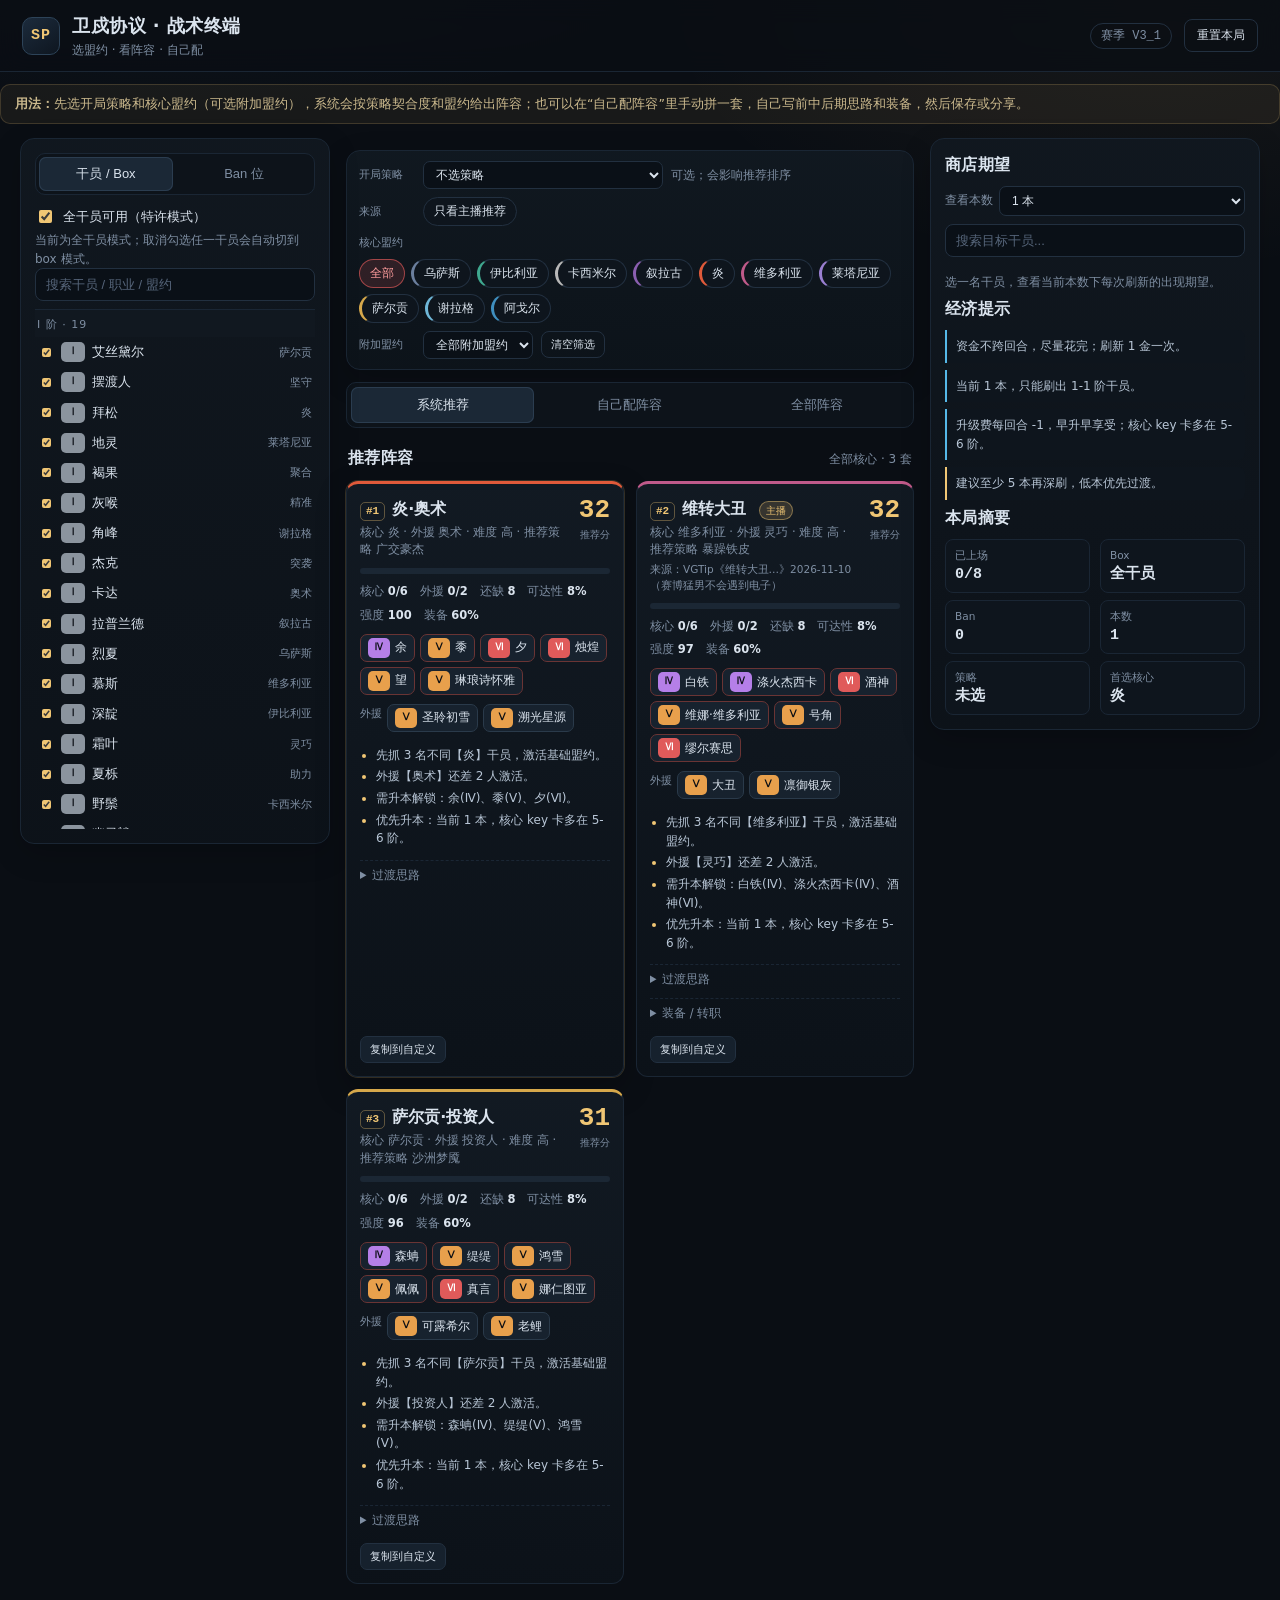
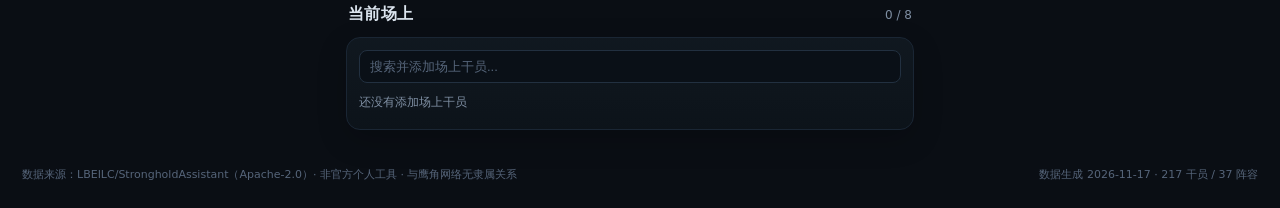
<file: index.html>
<!DOCTYPE html>
<html lang="zh-CN">
<head>
  <meta charset="UTF-8">
  <meta name="viewport" content="width=device-width, initial-scale=1.0">
  <title>卫戍协议 · 战术终端</title>
  <meta name="description" content="《明日方舟》卫戍协议阵容推荐：选开局策略和盟约，查看系统推荐、主播实战阵容，也能自己配阵容、写前中后期思路和装备/转职并分享。">
  <meta name="theme-color" content="#0b0f14">
  <link rel="icon" href="favicon.svg" type="image/svg+xml">
  <meta property="og:title" content="卫戍协议 · 战术终端">
  <meta property="og:description" content="选策略和盟约看阵容推荐，支持自己配阵容、写思路与装备/转职，并生成分享链接。">
  <meta property="og:type" content="website">
  <link rel="stylesheet" href="css/style.css">
</head>
<body>
  <div id="jsError" class="js-error" hidden></div>

  <header class="topbar">
    <div class="brand">
      <div class="logo">SP</div>
      <div>
        <h1>卫戍协议 · 战术终端</h1>
        <p class="sub">选盟约 · 看阵容 · 自己配</p>
      </div>
    </div>
    <div class="top-actions">
      <span id="seasonLabel" class="season"></span>
      <button id="resetBtn" class="ghost" type="button">重置本局</button>
    </div>
  </header>

  <div class="hint">
    <strong>用法：</strong>先选开局策略和核心盟约（可选附加盟约），系统会按策略契合度和盟约给出阵容；也可以在“自己配阵容”里手动拼一套，自己写前中后期思路和装备，然后保存或分享。
  </div>

  <main class="layout">
    <aside class="panel left-panel">
      <div class="tabs" role="tablist">
        <button class="tab active" data-tab="box" type="button">干员 / Box</button>
        <button class="tab" data-tab="ban" type="button">Ban 位</button>
      </div>

      <section id="tab-box" class="tab-panel">
        <label class="check-row">
          <input type="checkbox" id="soloMode" checked>
          <span>全干员可用（特许模式）</span>
        </label>
        <p class="muted small" id="boxHint">关闭后，只按你勾选的 box 计算可达性。</p>
        <input id="opSearch" class="search" type="search" placeholder="搜索干员 / 职业 / 盟约">
        <div id="opList" class="op-list"></div>
      </section>

      <section id="tab-ban" class="tab-panel" hidden>
        <h3>核心盟约 <span class="muted small">点击禁用</span></h3>
        <div id="banCore" class="chip-grid"></div>
        <h3>附加盟约 <span class="muted small">点击禁用</span></h3>
        <div id="banExtra" class="chip-grid"></div>
        <h3>禁用干员 <span class="muted small">本局 ban 位</span></h3>
        <input id="banSearch" class="search" type="search" placeholder="搜索要 ban 的干员">
        <div id="banList" class="op-list compact"></div>
      </section>
    </aside>

    <section class="center">
      <div class="filter-bar panel" id="filterBar">
        <div class="filter-row">
          <span class="filter-label">开局策略</span>
          <select id="strategyFilter" class="filter-select strategy-select"></select>
          <span id="strategyHint" class="muted small"></span>
        </div>
        <div id="strategyDesc" class="strategy-desc" hidden></div>
        <div class="filter-row">
          <span class="filter-label">来源</span>
          <button id="curatedFilter" class="chip" type="button">只看主播推荐</button>
        </div>
        <div class="filter-row">
          <span class="filter-label">核心盟约</span>
          <div id="coreFilter" class="chip-grid"></div>
        </div>
        <div class="filter-row">
          <span class="filter-label">附加盟约</span>
          <select id="extraFilter" class="filter-select"></select>
          <button id="clearFilter" class="ghost small-btn" type="button">清空筛选</button>
        </div>
      </div>

      <div class="center-tabs" role="tablist">
        <button class="center-tab active" data-center="rec" type="button">系统推荐</button>
        <button class="center-tab" data-center="custom" type="button">自己配阵容</button>
        <button class="center-tab" data-center="library" type="button">全部阵容</button>
      </div>

      <section id="center-rec" class="center-panel">
        <div class="section-head">
          <h2>推荐阵容</h2>
          <span id="recHint" class="muted small"></span>
        </div>
        <div id="recommendations" class="rec-grid"></div>

        <div class="section-head">
          <h2>当前场上</h2>
          <span id="boardCount" class="muted small"></span>
        </div>
        <div class="panel board-panel">
          <input id="boardSearch" class="search" type="search" placeholder="搜索并添加场上干员...">
          <div id="boardChips" class="chip-row"></div>
          <div id="boardResults" class="search-results"></div>
        </div>
      </section>

      <section id="center-custom" class="center-panel" hidden>
        <div class="custom-grid">
          <div class="panel custom-form">
            <h3>1. 选盟约 / 策略</h3>
            <div class="custom-selects">
              <label>核心盟约 <select id="customCore"></select></label>
              <label>附加盟约 <select id="customExtra"></select></label>
              <label>开局策略 <select id="customStrategy"></select></label>
            </div>

            <h3>2. 快速配置</h3>
            <div class="quick-actions">
              <button id="customAutoCore" class="mini-btn" type="button">自动补核心</button>
              <button id="customAutoFlex" class="mini-btn" type="button">自动补外援</button>
              <button id="customAutoAll" class="primary" type="button">一键套用推荐</button>
              <button id="customClearTop" class="ghost" type="button">清空</button>
            </div>

            <h3>3. 选干员 <span id="customCount" class="muted small">0/9</span></h3>
            <input id="customSearch" class="search" type="search" placeholder="搜索干员名 / 职业 / 盟约（可留空直接浏览）">
            <div class="candidate-filters">
              <button class="chip active" data-cfilter="all" type="button">全部</button>
              <button class="chip" data-cfilter="core" type="button">核心</button>
              <button class="chip" data-cfilter="extra" type="button">外援</button>
              <button class="chip" data-cfilter="tank" type="button">盾位</button>
              <button class="chip" data-cfilter="heal" type="button">奶位</button>
              <button class="chip" data-cfilter="dps" type="button">输出</button>
              <select id="customTier" class="filter-select">
                <option value="">全部等阶</option>
                <option value="1">Ⅰ 阶</option>
                <option value="2">Ⅱ 阶</option>
                <option value="3">Ⅲ 阶</option>
                <option value="4">Ⅳ 阶</option>
                <option value="5">Ⅴ 阶</option>
                <option value="6">Ⅵ 阶</option>
              </select>
            </div>
            <div id="customResults" class="candidate-list"></div>

            <h3>4. 当前阵容 <span id="customSlotsHint" class="muted small"></span></h3>
            <div id="customChips" class="slot-grid"></div>

            <div class="custom-actions">
              <button id="customSave" class="primary" type="button">保存这套</button>
              <button id="customShare" class="ghost" type="button">复制分享链接</button>
              <button id="customClear" class="ghost" type="button">清空</button>
            </div>
          </div>
          <div class="panel custom-stats">
            <h3>阵容检查</h3>
            <div id="customStats" class="stat-grid"></div>
            <div id="customWarnings" class="tips"></div>
            <button id="customPlanJump" class="mini-btn" type="button">看思路 / 装备 ↓</button>
          </div>
        </div>

        <div class="section-head">
          <h2>自配思路 / 装备</h2>
          <span class="muted small">自己写，随阵容保存和分享</span>
        </div>
        <div class="panel custom-plan">
          <div class="plan-head">
            <h3>前中后期思路</h3>
            <button id="customPhaseSuggest" class="mini-btn" type="button" title="只填入还没写的栏位">填入参考</button>
          </div>
          <div id="customPhases" class="phase-edit">
            <label>前期
              <textarea id="customPhaseEarly" rows="2" maxlength="1200" placeholder="例如：前 3 回合先凑 3 炎，不深刷，优先升 2 本。"></textarea>
            </label>
            <label>中期
              <textarea id="customPhaseMid" rows="2" maxlength="1200" placeholder="例如：4-8 回合补 6 炎，5 本找主 C，外援逐步到位。"></textarea>
            </label>
            <label>后期
              <textarea id="customPhaseLate" rows="2" maxlength="1200" placeholder="例如：9 回合后补满 8 人，主 C 升精锐，装备给盾位/主 C。"></textarea>
            </label>
          </div>

          <div class="plan-head">
            <h3>干员装备 / 转职</h3>
            <button id="customLoadoutSuggest" class="mini-btn" type="button" title="只填入还没写的干员">填入参考</button>
          </div>
          <div id="customLoadout" class="loadout-editor"></div>
        </div>

        <div class="section-head">
          <h2>已保存的自定义阵容</h2>
          <span class="muted small">存在本地浏览器</span>
        </div>
        <div id="savedCustoms" class="saved-list"></div>
      </section>

      <section id="center-library" class="center-panel" hidden>
        <div class="section-head">
          <h2>全部阵容</h2>
          <span id="libHint" class="muted small"></span>
        </div>
        <div id="compList" class="comp-list"></div>
      </section>
    </section>

    <aside class="panel right-panel">
      <h2>商店期望</h2>
      <label class="shop-level">查看本数
        <select id="level">
          <option value="1">1 本</option>
          <option value="2">2 本</option>
          <option value="3">3 本</option>
          <option value="4">4 本</option>
          <option value="5">5 本</option>
          <option value="6">6 本</option>
        </select>
      </label>
      <input id="targetSearch" class="search" type="search" placeholder="搜索目标干员...">
      <div id="targetResults" class="search-results"></div>
      <div id="targetDetail" class="target-detail">
        <p class="muted small">选一名干员，查看当前本数下每次刷新的出现期望。</p>
      </div>

      <h2>经济提示</h2>
      <div id="econTips" class="tips"></div>

      <h2>本局摘要</h2>
      <div id="summary" class="summary"></div>
    </aside>
  </main>

  <footer class="footer">
    <span>数据来源：LBEILC/StrongholdAssistant（Apache-2.0）· 非官方个人工具 · 与鹰角网络无隶属关系</span>
    <span id="dataMeta"></span>
  </footer>

  <script>
    window.addEventListener("error", function (e) {
      var el = document.getElementById("jsError");
      if (!el) return;
      el.hidden = false;
      el.textContent = "页面脚本出错：" + (e.message || e.error || "未知错误") + "（可打开开发者工具查看详情）";
    });
  </script>
  <script src="js/data.js"></script>
  <script src="js/engine.js"></script>
  <script src="js/app.js"></script>
</body>
</html>
</file>
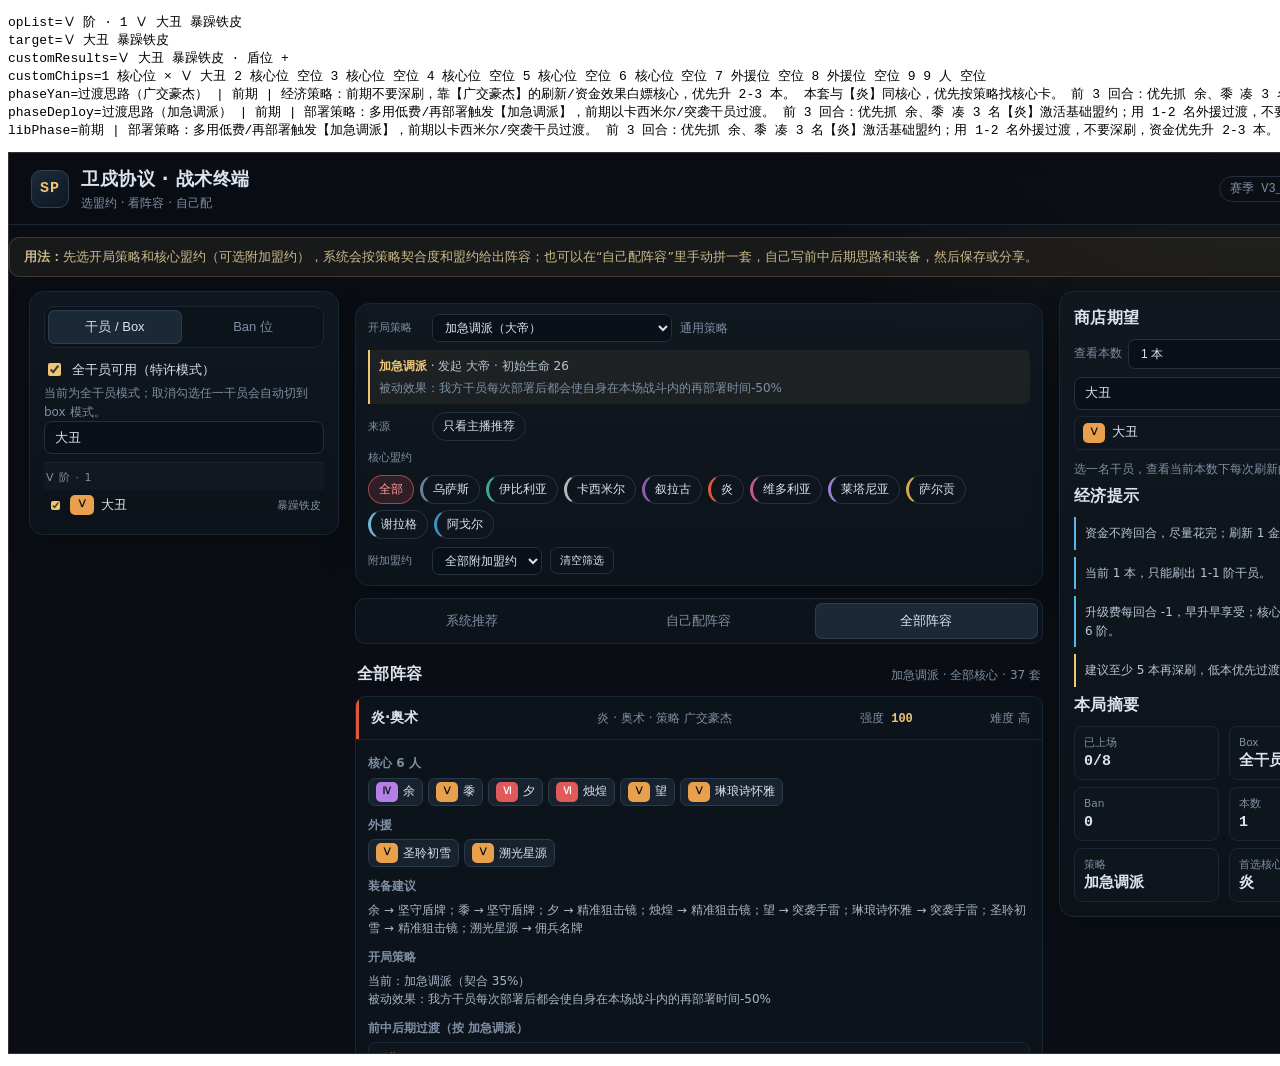
<file: tools/alias_phase_test.html>
<!DOCTYPE html>
<html lang="zh-CN">
<head><meta charset="UTF-8"><title>alias + phase test</title></head>
<body>
<pre id="out">running...</pre>
<iframe id="app" src="../index.html" style="width:1400px;height:900px;border:1px solid #333"></iframe>
<script>
  var f = document.getElementById("app");

  function run() {
    var d = f.contentDocument;
    var w = f.contentWindow;
    var out = [];
    function q(s) { return d.querySelector(s); }
    function qa(s) { return Array.prototype.slice.call(d.querySelectorAll(s)); }

    // 1) 搜“大丑”应出现暴躁铁皮
    var s = q("#opSearch");
    s.value = "大丑";
    s.dispatchEvent(new w.Event("input", { bubbles: true }));
    out.push("opList=" + q("#opList").innerText.replace(/\n/g, " ").slice(0, 220));

    // 2) 商店查询也能搜到
    var ts = q("#targetSearch");
    ts.value = "大丑";
    ts.dispatchEvent(new w.Event("input", { bubbles: true }));
    out.push("target=" + q("#targetResults").innerText.replace(/\n/g, " "));

    // 3) 自配添加“大丑”
    qa(".center-tab").filter(function (b) { return b.dataset.center === "custom"; })[0].click();
    var cs = q("#customSearch");
    cs.value = "大丑";
    cs.dispatchEvent(new w.Event("input", { bubbles: true }));
    out.push("customResults=" + q("#customResults").innerText.replace(/\n/g, " "));
    var add = q("#customResults [data-add-custom]");
    if (add) add.click();
    out.push("customChips=" + q("#customChips").innerText.replace(/\n/g, " "));

    // 4) 选炎系经济策略，看推荐卡过渡
    qa(".center-tab").filter(function (b) { return b.dataset.center === "rec"; })[0].click();
    var sf = q("#strategyFilter");
    sf.value = "band_yan";
    sf.dispatchEvent(new w.Event("change", { bubbles: true }));
    var d1 = q("#recommendations details.rec-phase");
    if (d1) d1.open = true;
    out.push("phaseYan=" + (d1 ? d1.innerText.replace(/\n/g, " | ") : "none").slice(0, 340));

    // 5) 换部署策略，过渡应变化
    sf = q("#strategyFilter");
    sf.value = "band_emperor";
    sf.dispatchEvent(new w.Event("change", { bubbles: true }));
    var d2 = q("#recommendations details.rec-phase");
    if (d2) d2.open = true;
    out.push("phaseDeploy=" + (d2 ? d2.innerText.replace(/\n/g, " | ") : "none").slice(0, 340));

    // 6) 阵容库详情也应跟随策略
    qa(".center-tab").filter(function (b) { return b.dataset.center === "library"; })[0].click();
    var first = q("#compList details");
    if (first) first.open = true;
    out.push("libPhase=" + q("#compList .phase-list").innerText.replace(/\n/g, " | ").slice(0, 340));

    try { w.localStorage.removeItem("stronghold-advisor-v1"); } catch (e) { }
    document.getElementById("out").textContent = out.join("\n");
  }

  if (f.contentDocument && f.contentDocument.readyState === "complete") {
    setTimeout(run, 300);
  } else {
    f.onload = function () { setTimeout(run, 300); };
  }
</script>
</body>
</html>
</file>
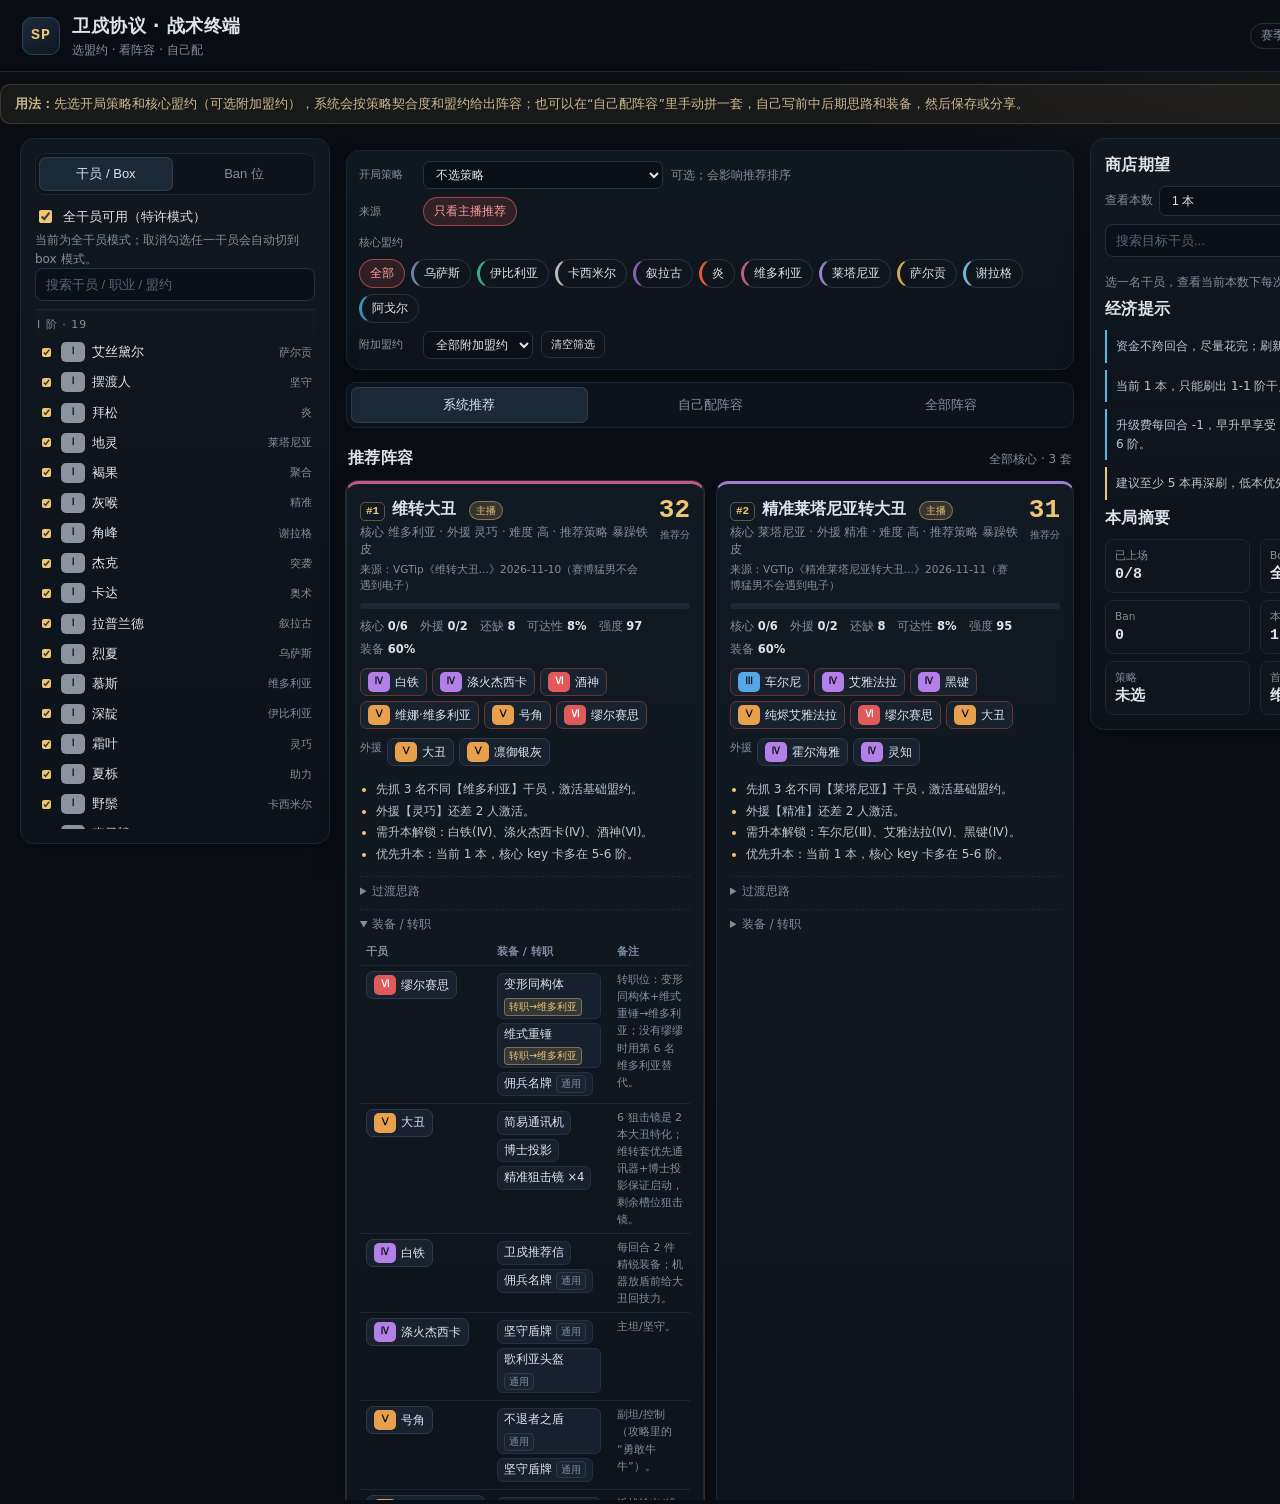
<file: tools/curated_shot.html>
<!DOCTYPE html>
<html lang="zh-CN">
<head><meta charset="UTF-8"><title>curated shot</title></head>
<body style="margin:0;background:#0a0e14">
<iframe id="app" src="../index.html" style="width:1440px;height:1500px;border:0"></iframe>
<script>
  var f = document.getElementById("app");
  function run() {
    var d = f.contentDocument;
    d.querySelector("#curatedFilter").click();
    var rl = d.querySelector("#recommendations details.rec-loadout");
    if (rl) rl.open = true;
  }
  if (f.contentDocument && f.contentDocument.readyState === "complete") {
    setTimeout(run, 300);
  } else {
    f.onload = function () { setTimeout(run, 300); };
  }
</script>
</body>
</html>
</file>
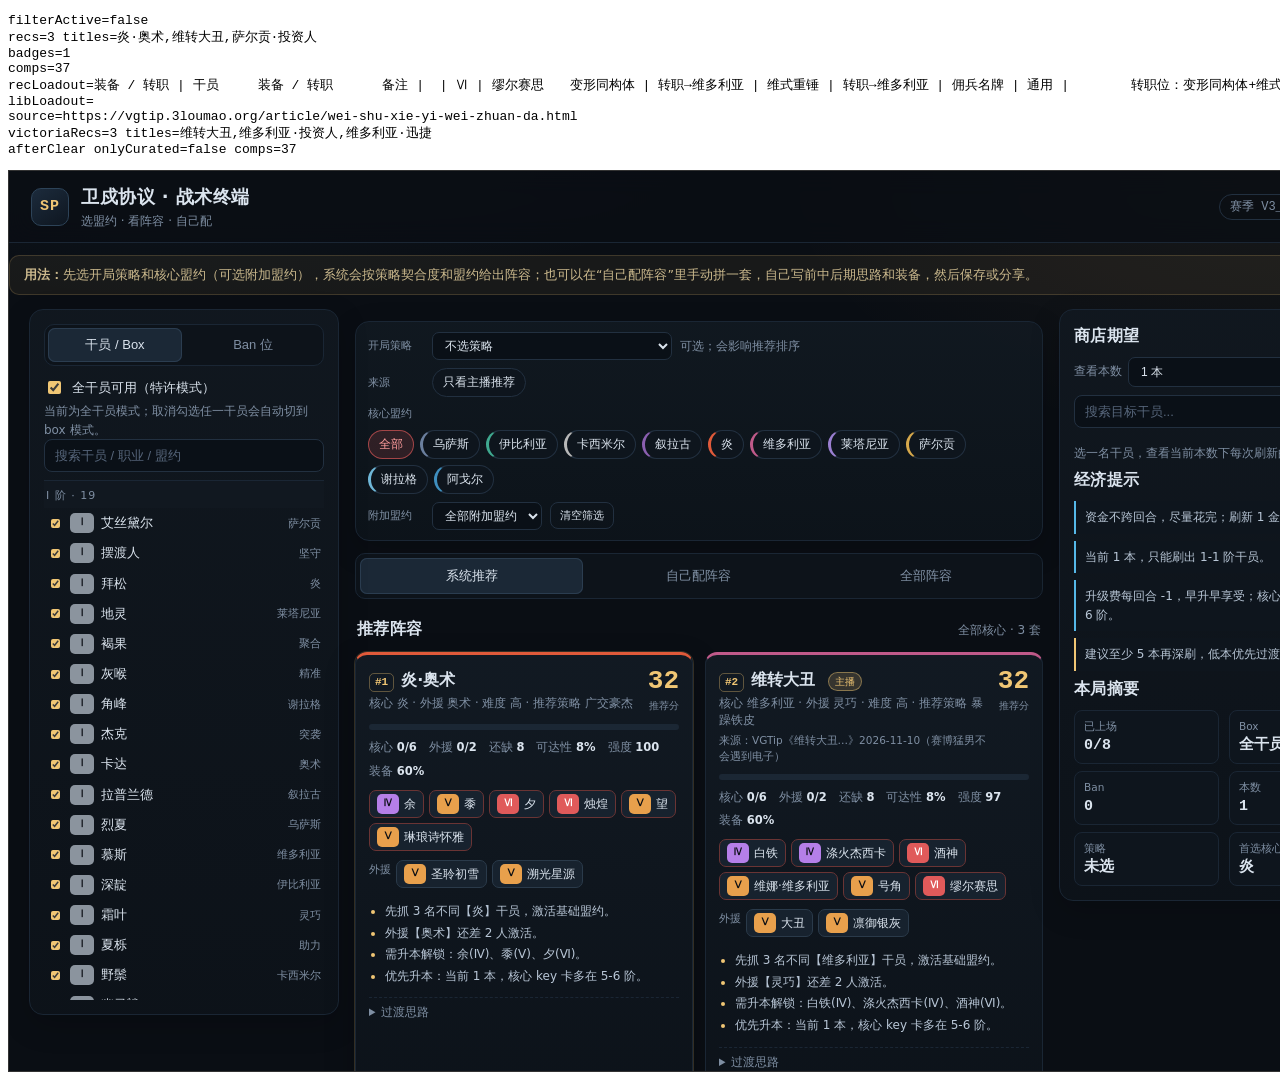
<file: tools/curated_test.html>
<!DOCTYPE html>
<html lang="zh-CN">
<head><meta charset="UTF-8"><title>curated test</title></head>
<body>
<pre id="out">running...</pre>
<iframe id="app" src="../index.html" style="width:1400px;height:900px;border:1px solid #333"></iframe>
<script>
  var f = document.getElementById("app");

  function run() {
    var d = f.contentDocument;
    var w = f.contentWindow;
    var out = [];
    function q(s) { return d.querySelector(s); }
    function qa(s) { return Array.prototype.slice.call(d.querySelectorAll(s)); }

    // 1) 只看主播
    q("#curatedFilter").click();
    out.push("filterActive=" + q("#curatedFilter").classList.contains("active"));
    out.push("recs=" + qa("#recommendations .rec-card").length +
      " titles=" + qa("#recommendations .rec-card h3").map(function (h) { return h.innerText; }).join(","));
    out.push("badges=" + qa("#recommendations .badge-curated").length);
    out.push("comps=" + qa("#compList .comp-item").length);

    // 2) 推荐卡的装备/转职表
    var rl = q("#recommendations details.rec-loadout");
    if (rl) rl.open = true;
    out.push("recLoadout=" + (rl ? rl.innerText.replace(/\n/g, " | ") : "none").slice(0, 420));

    // 3) 阵容库详情的装备/转职 + 来源
    qa(".center-tab").filter(function (b) { return b.dataset.center === "library"; })[0].click();
    var first = q("#compList details");
    if (first) first.open = true;
    out.push("libLoadout=" + (q("#compList .loadout-table") ? q("#compList .loadout-table").innerText.replace(/\n/g, " | ") : "none").slice(0, 420));
    out.push("source=" + (q("#compList .source-link") ? q("#compList .source-link").href : "none"));

    // 4) 只看主播 + 维多利亚
    qa(".center-tab").filter(function (b) { return b.dataset.center === "rec"; })[0].click();
    var vy = qa("#coreFilter [data-core]").filter(function (b) { return b.dataset.core === "维多利亚"; })[0];
    if (vy) vy.click();
    out.push("victoriaRecs=" + qa("#recommendations .rec-card").length +
      " titles=" + qa("#recommendations .rec-card h3").map(function (h) { return h.innerText; }).join(","));

    // 5) 清空筛选
    q("#clearFilter").click();
    out.push("afterClear onlyCurated=" + q("#curatedFilter").classList.contains("active") +
      " comps=" + qa("#compList .comp-item").length);

    try { w.localStorage.removeItem("stronghold-advisor-v1"); } catch (e) { }
    document.getElementById("out").textContent = out.join("\n");
  }

  if (f.contentDocument && f.contentDocument.readyState === "complete") {
    setTimeout(run, 300);
  } else {
    f.onload = function () { setTimeout(run, 300); };
  }
</script>
</body>
</html>
</file>
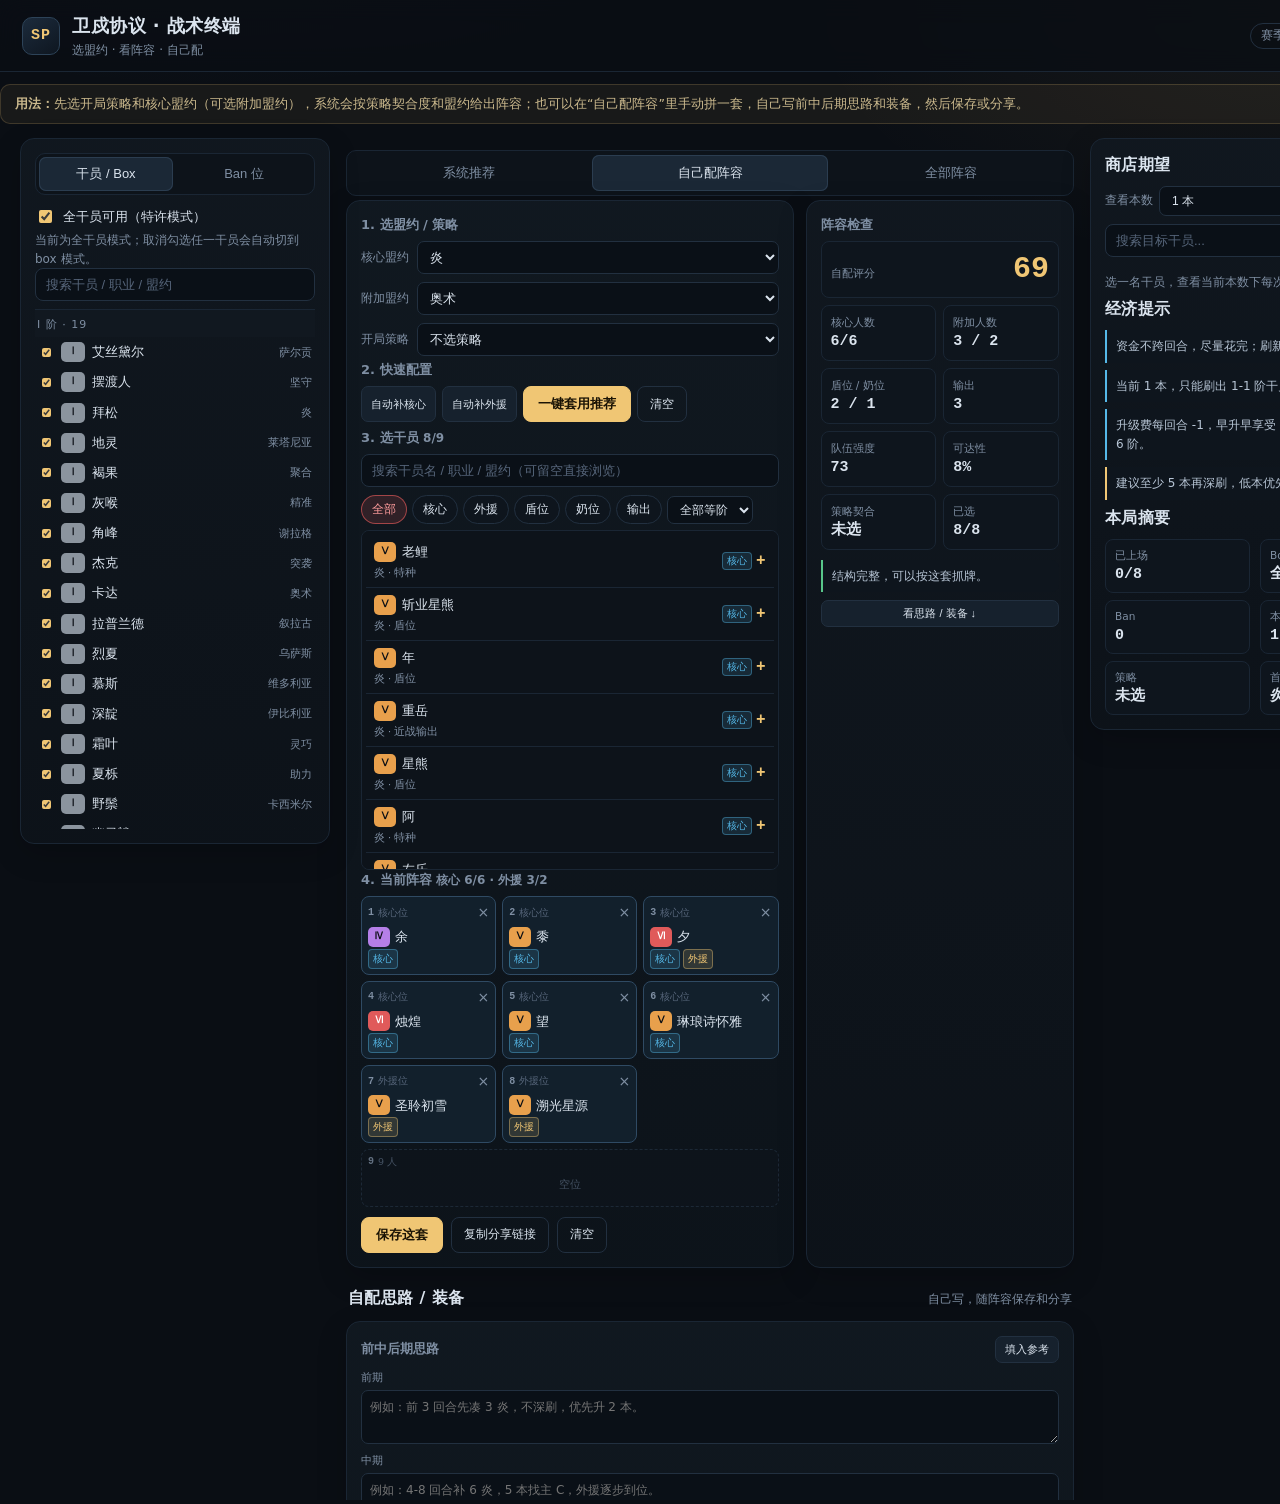
<file: tools/custom_shot.html>
<!DOCTYPE html>
<html lang="zh-CN">
<head><meta charset="UTF-8"><title>custom shot</title></head>
<body style="margin:0;background:#0a0e14">
<iframe id="app" src="../index.html" style="width:1440px;height:1500px;border:0"></iframe>
<script>
  var f = document.getElementById("app");
  function run() {
    var d = f.contentDocument;
    var w = f.contentWindow;
    function q(s) { return d.querySelector(s); }
    var tabs = Array.prototype.slice.call(d.querySelectorAll(".center-tab"));
    tabs.filter(function (b) { return b.dataset.center === "custom"; })[0].click();
    var cs = q("#customCore");
    cs.value = "炎";
    cs.dispatchEvent(new w.Event("change", { bubbles: true }));
    var ce = q("#customExtra");
    ce.value = "奥术";
    ce.dispatchEvent(new w.Event("change", { bubbles: true }));
    q("#customAutoAll").click();
  }
  if (f.contentDocument && f.contentDocument.readyState === "complete") {
    setTimeout(run, 300);
  } else {
    f.onload = function () { setTimeout(run, 300); };
  }
</script>
</body>
</html>
</file>
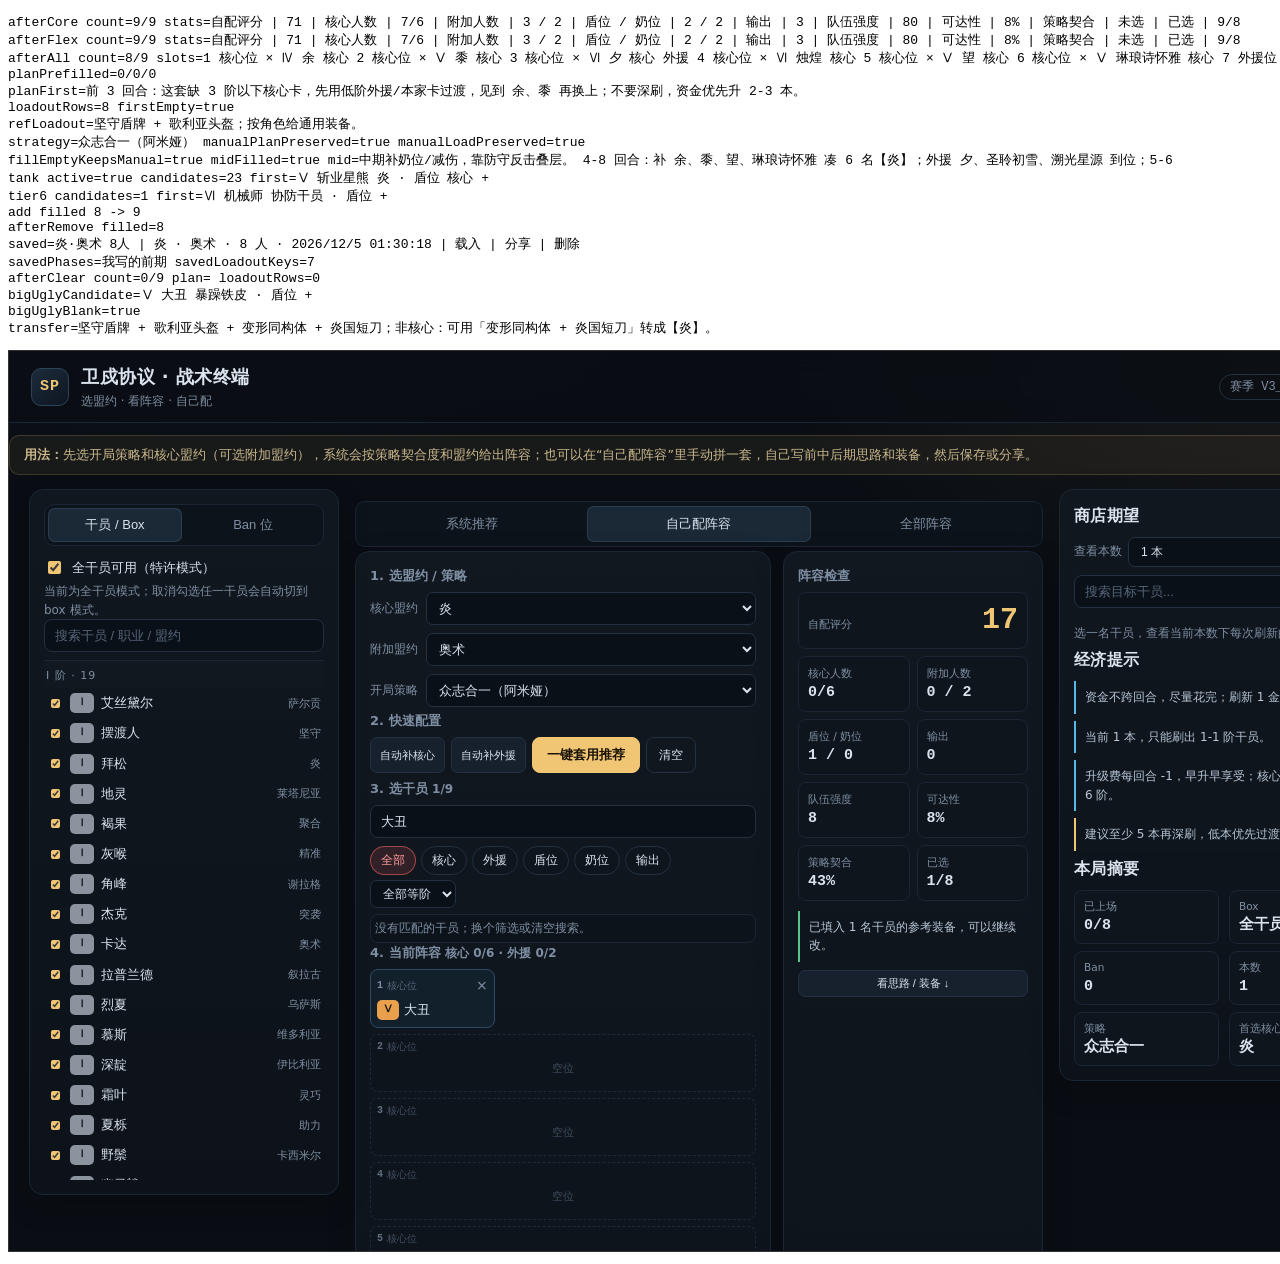
<file: tools/custom_v2_test.html>
<!DOCTYPE html>
<html lang="zh-CN">
<head><meta charset="UTF-8"><title>custom v2 test</title></head>
<body>
<pre id="out">running...</pre>
<iframe id="app" src="../index.html" style="width:1400px;height:900px;border:1px solid #333"></iframe>
<script>
  var f = document.getElementById("app");

  function run() {
    var d = f.contentDocument;
    var w = f.contentWindow;
    var out = [];
    function q(s) { return d.querySelector(s); }
    function qa(s) { return Array.prototype.slice.call(d.querySelectorAll(s)); }
    function fire(el, type) { el.dispatchEvent(new w.Event(type, { bubbles: true })); }

    qa(".center-tab").filter(function (b) { return b.dataset.center === "custom"; })[0].click();

    var cs = q("#customCore");
    cs.value = "炎";
    fire(cs, "change");
    var ce = q("#customExtra");
    ce.value = "奥术";
    fire(ce, "change");

    q("#customAutoCore").click();
    out.push("afterCore count=" + q("#customCount").innerText +
      " stats=" + q("#customStats").innerText.replace(/\n/g, " | "));

    q("#customAutoFlex").click();
    out.push("afterFlex count=" + q("#customCount").innerText +
      " stats=" + q("#customStats").innerText.replace(/\n/g, " | "));

    q("#customAutoAll").click();
    out.push("afterAll count=" + q("#customCount").innerText +
      " slots=" + q("#customChips").innerText.replace(/\n/g, " ").slice(0, 320));
    out.push("planPrefilled=" + [q("#customPhaseEarly").value, q("#customPhaseMid").value, q("#customPhaseLate").value]
      .map(function (v) { return v.length; }).join("/"));
    q("#customPhaseSuggest").click();
    out.push("planFirst=" + q("#customPhaseEarly").value.slice(0, 90));
    var firstLoad = q("#customLoadout input");
    out.push("loadoutRows=" + qa("#customLoadout .loadout-row").length +
      " firstEmpty=" + (firstLoad ? !firstLoad.value : "none"));
    q("#customLoadoutSuggest").click();
    out.push("refLoadout=" + (q("#customLoadout input") ? q("#customLoadout input").value.slice(0, 110) : ""));

    // 用户自己改：改完后再换策略，不能被自动覆盖
    q("#customPhaseEarly").value = "我写的前期";
    fire(q("#customPhaseEarly"), "input");
    q("#customLoadout input").value = "我写的装备";
    fire(q("#customLoadout input"), "input");
    var manualPlan = q("#customPhaseEarly").value;
    var manualLoad = q("#customLoadout input").value;
    var strat = q("#customStrategy");
    var firstStrat = qa("#customStrategy option").filter(function (o) { return o.value; })[0];
    if (firstStrat) {
      strat.value = firstStrat.value;
      fire(strat, "change");
      out.push("strategy=" + firstStrat.textContent.trim() +
        " manualPlanPreserved=" + (q("#customPhaseEarly").value === manualPlan) +
        " manualLoadPreserved=" + (q("#customLoadout input").value === manualLoad));
    }
    q("#customPhaseMid").value = "";
    fire(q("#customPhaseMid"), "input");
    q("#customPhaseSuggest").click();
    out.push("fillEmptyKeepsManual=" + (q("#customPhaseEarly").value === "我写的前期") +
      " midFilled=" + !!q("#customPhaseMid").value +
      " mid=" + q("#customPhaseMid").value.slice(0, 70));

    var tank = qa("#center-custom [data-cfilter]").filter(function (b) { return b.dataset.cfilter === "tank"; })[0];
    tank.click();
    out.push("tank active=" + tank.classList.contains("active") +
      " candidates=" + qa("#customResults .candidate-item").length +
      " first=" + q("#customResults .candidate-item").innerText.replace(/\n/g, " "));

    var tier = q("#customTier");
    tier.value = "6";
    fire(tier, "change");
    out.push("tier6 candidates=" + qa("#customResults .candidate-item").length +
      " first=" + q("#customResults .candidate-item").innerText.replace(/\n/g, " "));

    qa("#center-custom [data-cfilter]").filter(function (b) { return b.dataset.cfilter === "all"; })[0].click();
    tier.value = "";
    fire(tier, "change");

    var before = qa("#customChips .slot.filled").length;
    var first = q("#customResults [data-add-custom]");
    if (first) first.click();
    out.push("add filled " + before + " -> " + qa("#customChips .slot.filled").length);

    var x = q("#customChips .slot-x");
    if (x) x.click();
    out.push("afterRemove filled=" + qa("#customChips .slot.filled").length);

    q("#customSave").click();
    out.push("saved=" + q("#savedCustoms").innerText.replace(/\n/g, " | ").slice(0, 220));
    var stored = {};
    try { stored = JSON.parse(w.localStorage.getItem("stronghold-advisor-v1") || "{}"); } catch (e) { }
    var firstSaved = stored.savedCustoms && stored.savedCustoms[0];
    out.push("savedPhases=" + (firstSaved && firstSaved.phases ? firstSaved.phases.early : "none") +
      " savedLoadoutKeys=" + (firstSaved && firstSaved.loadout ? Object.keys(firstSaved.loadout).length : "none"));

    q("#customClearTop").click();
    out.push("afterClear count=" + q("#customCount").innerText +
      " plan=" + q("#customPhaseEarly").value +
      " loadoutRows=" + qa("#customLoadout .loadout-row").length);

    // 转职参考：炎核心 + 非炎的大丑，应提示「变形同构体 + 炎国短刀」转炎
    q("#customSearch").value = "大丑";
    fire(q("#customSearch"), "input");
    var addBig = q("#customResults [data-add-custom]");
    out.push("bigUglyCandidate=" + (addBig ? addBig.innerText.replace(/\n/g, " ") : "none"));
    if (addBig) addBig.click();
    out.push("bigUglyBlank=" + (q("#customLoadout input") ? q("#customLoadout input").value === "" : "none"));
    q("#customLoadoutSuggest").click();
    out.push("transfer=" + (q("#customLoadout input") ? q("#customLoadout input").value.slice(0, 200) : ""));

    try { w.localStorage.removeItem("stronghold-advisor-v1"); } catch (e) { }
    document.getElementById("out").textContent = out.join("\n");
  }

  if (f.contentDocument && f.contentDocument.readyState === "complete") {
    setTimeout(run, 300);
  } else {
    f.onload = function () { setTimeout(run, 300); };
  }
</script>
</body>
</html>
</file>
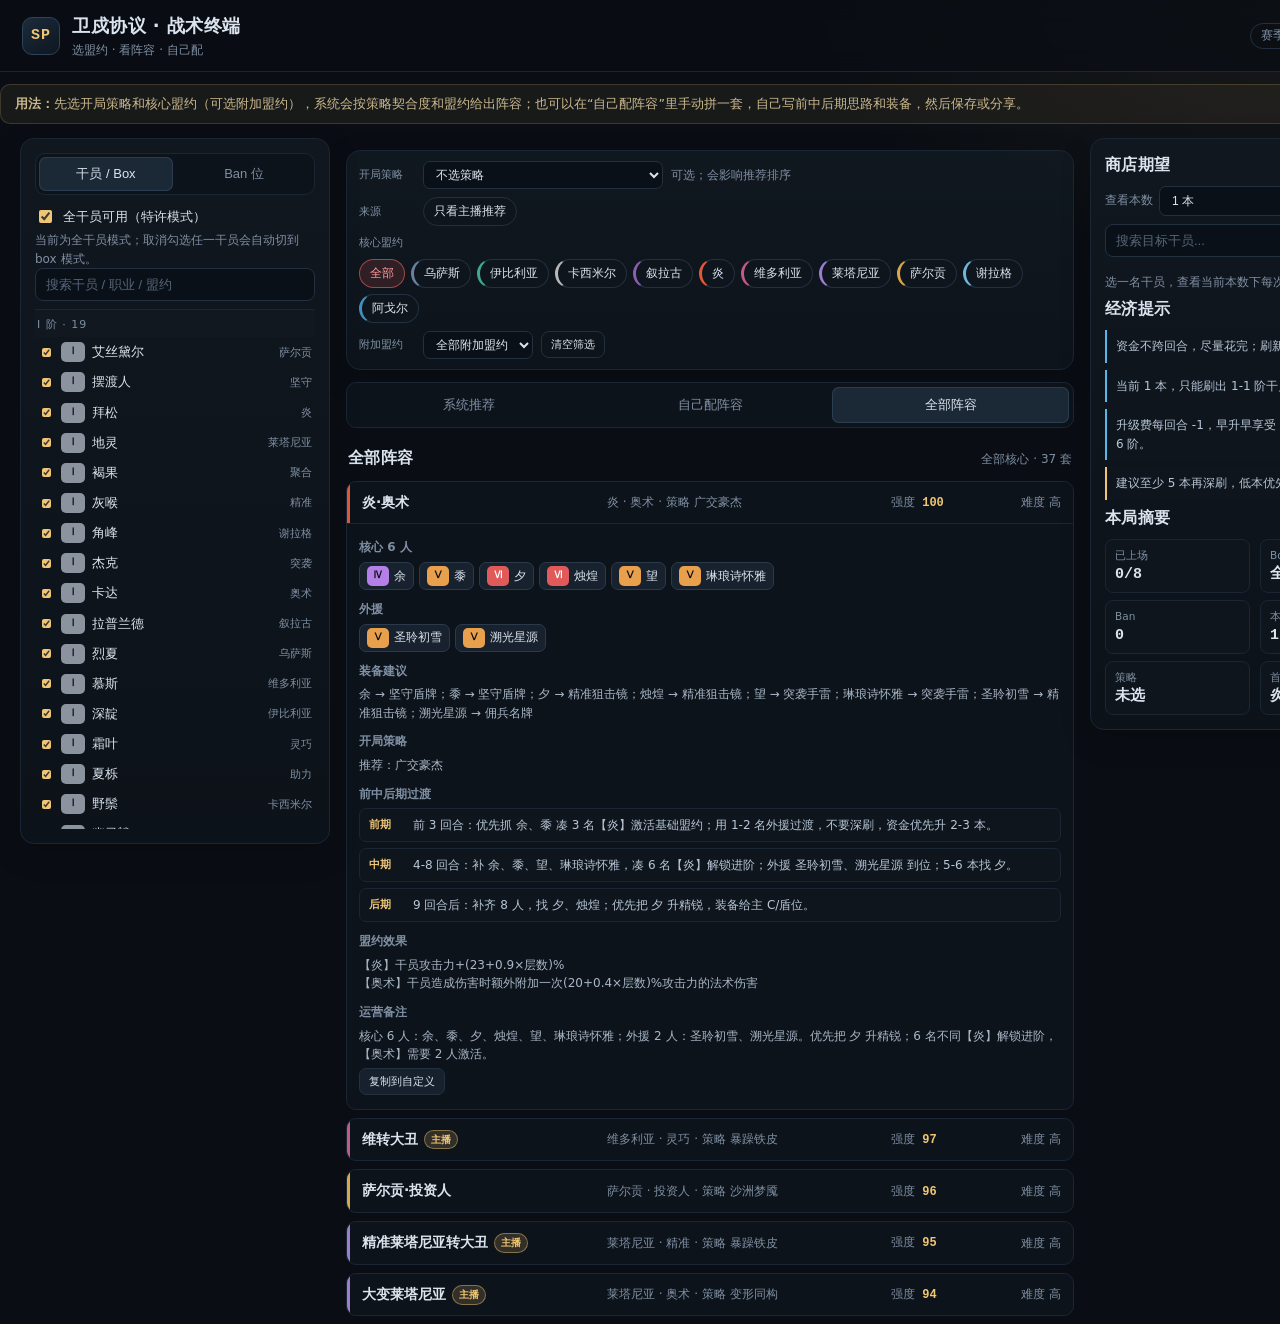
<file: tools/detail_test.html>
<!DOCTYPE html>
<html lang="zh-CN">
<head><meta charset="UTF-8"><title>detail test</title></head>
<body style="margin:0;background:#0a0e14">
<iframe id="app" src="../index.html" style="width:1440px;height:1320px;border:0"></iframe>
<script>
  var f = document.getElementById("app");
  function run() {
    var d = f.contentDocument;
    var tabs = Array.prototype.slice.call(d.querySelectorAll(".center-tab"));
    var lib = tabs.filter(function (b) { return b.dataset.center === "library"; })[0];
    if (lib) lib.click();
    var first = d.querySelector("#compList details");
    if (first) first.open = true;
  }
  if (f.contentDocument && f.contentDocument.readyState === "complete") {
    setTimeout(run, 300);
  } else {
    f.onload = function () { setTimeout(run, 300); };
  }
</script>
</body>
</html>
</file>
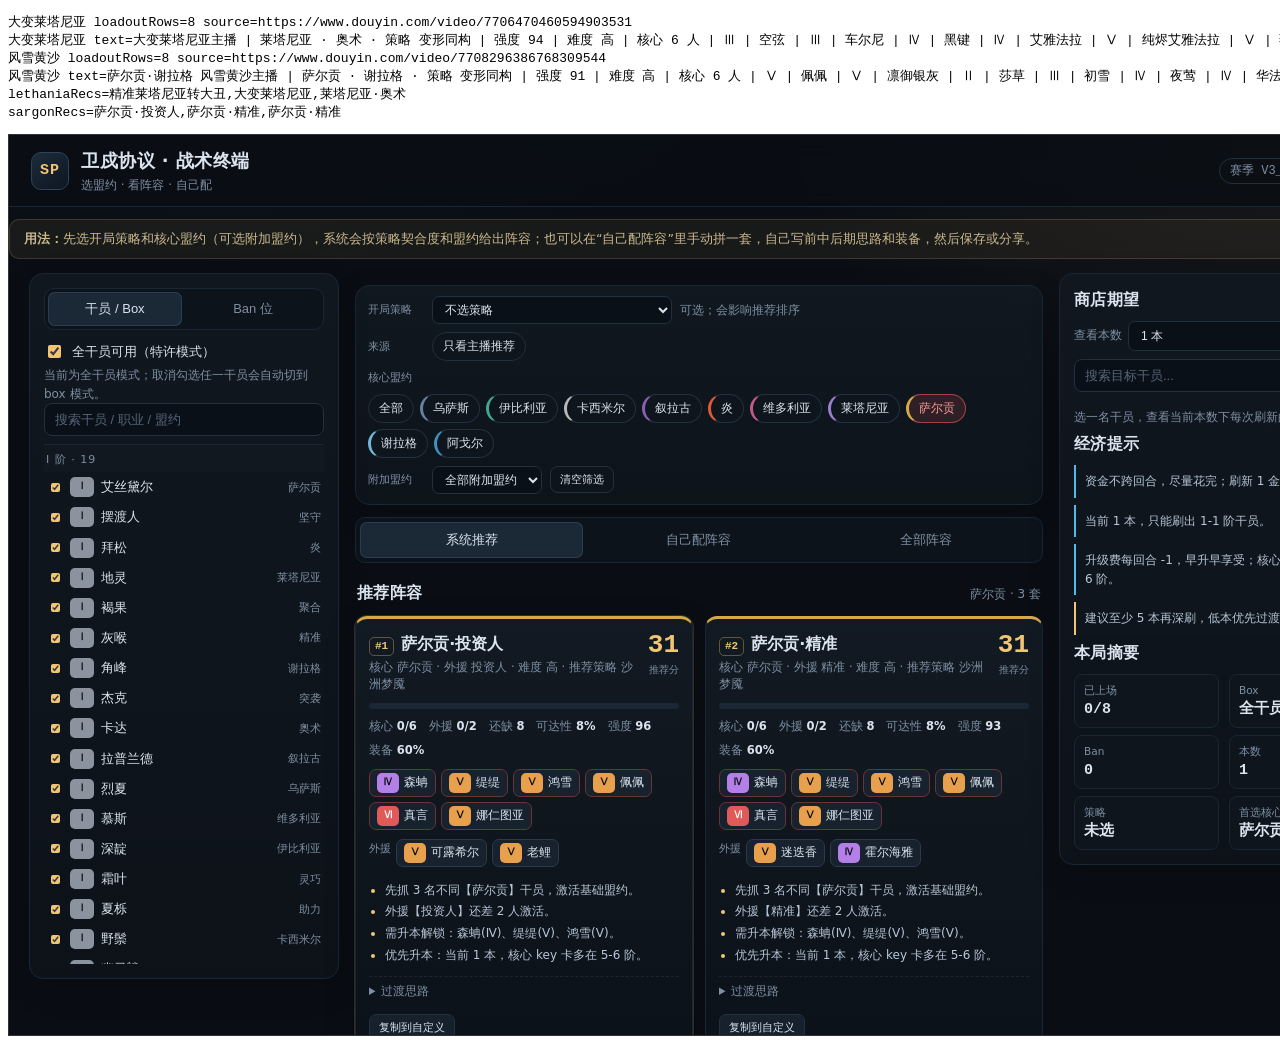
<file: tools/douyin_comp_test.html>
<!DOCTYPE html>
<html lang="zh-CN">
<head><meta charset="UTF-8"><title>douyin comp test</title></head>
<body>
<pre id="out">running...</pre>
<iframe id="app" src="../index.html" style="width:1400px;height:900px;border:1px solid #333"></iframe>
<script>
  var f = document.getElementById("app");
  f.onload = function () {
    setTimeout(function () {
      var d = f.contentDocument;
      var w = f.contentWindow;
      var out = [];
      function q(s) { return d.querySelector(s); }
      function qa(s) { return Array.prototype.slice.call(d.querySelectorAll(s)); }

      qa(".center-tab").filter(function (b) { return b.dataset.center === "library"; })[0].click();
      var items = qa("#compList details");
      ["大变莱塔尼亚", "风雪黄沙"].forEach(function (name) {
        var item = items.filter(function (x) {
          return (x.querySelector("summary") || {}).innerText && x.querySelector("summary").innerText.indexOf(name) >= 0;
        })[0];
        if (!item) { out.push(name + "=missing"); return; }
        item.open = true;
        var table = item.querySelector(".loadout-table");
        var src = item.querySelector(".source-link");
        out.push(name + " loadoutRows=" + (table ? table.querySelectorAll("tbody tr").length : 0) +
          " source=" + (src ? src.href : "none"));
        out.push(name + " text=" + item.innerText.replace(/\n/g, " | ").slice(0, 260));
      });

      qa(".center-tab").filter(function (b) { return b.dataset.center === "rec"; })[0].click();
      var ly = qa("#coreFilter [data-core]").filter(function (b) { return b.dataset.core === "莱塔尼亚"; })[0];
      if (ly) ly.click();
      out.push("lethaniaRecs=" + qa("#recommendations .rec-card h3").map(function (h) { return h.innerText; }).join(","));
      q("#clearFilter").click();
      var sg = qa("#coreFilter [data-core]").filter(function (b) { return b.dataset.core === "萨尔贡"; })[0];
      if (sg) sg.click();
      out.push("sargonRecs=" + qa("#recommendations .rec-card h3").map(function (h) { return h.innerText; }).join(","));

      try { w.localStorage.removeItem("stronghold-advisor-v1"); } catch (e) { }
      document.getElementById("out").textContent = out.join("\n");
    }, 400);
  };
</script>
</body>
</html>
</file>
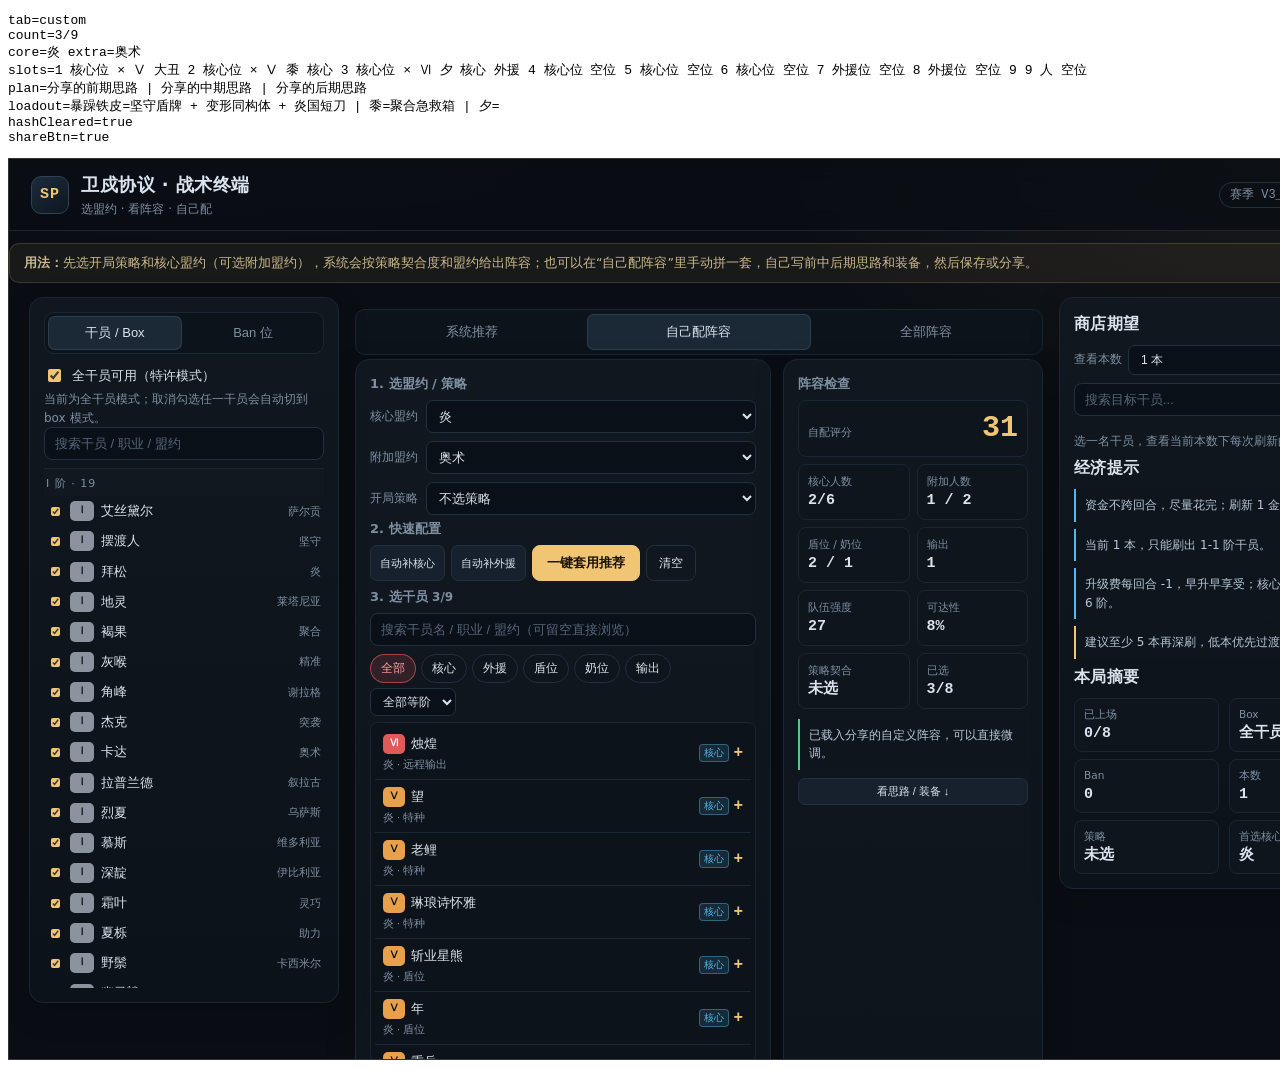
<file: tools/share_test.html>
<!DOCTYPE html>
<html lang="zh-CN">
<head><meta charset="UTF-8"><title>share link test</title></head>
<body>
<pre id="out">running...</pre>
<iframe id="app" style="width:1400px;height:900px;border:1px solid #333"></iframe>
<script>
  var f = document.getElementById("app");

  function enc(obj) {
    var bytes = new TextEncoder().encode(JSON.stringify(obj));
    var bin = "";
    for (var i = 0; i < bytes.length; i++) bin += String.fromCharCode(bytes[i]);
    return btoa(bin).replace(/\+/g, "-").replace(/\//g, "_").replace(/=+$/, "");
  }

  var code = enc({
    v: 1,
    c: "炎",
    e: "奥术",
    s: "",
    o: ["大丑", "黍", "夕"],
    p: { early: "分享的前期思路", mid: "分享的中期思路", late: "分享的后期思路" },
    l: { "大丑": "坚守盾牌 + 变形同构体 + 炎国短刀", "黍": "聚合急救箱" }
  });
  f.src = "../index.html#c=" + code;

  function run() {
    var d = f.contentDocument;
    var w = f.contentWindow;
    var out = [];
    function q(s) { return d.querySelector(s); }
    var tab = q(".center-tab.active");
    out.push("tab=" + (tab ? tab.dataset.center : "none"));
    out.push("count=" + q("#customCount").innerText);
    out.push("core=" + q("#customCore").value + " extra=" + q("#customExtra").value);
    out.push("slots=" + q("#customChips").innerText.replace(/\n/g, " ").slice(0, 220));
    out.push("plan=" + [q("#customPhaseEarly").value, q("#customPhaseMid").value, q("#customPhaseLate").value]
      .join(" | ").slice(0, 220));
    var loads = Array.prototype.slice.call(d.querySelectorAll("#customLoadout input")).map(function (el) {
      return el.dataset.loadoutOp + "=" + el.value;
    });
    out.push("loadout=" + loads.join(" | ").slice(0, 260));
    out.push("hashCleared=" + (w.location.hash === ""));
    out.push("shareBtn=" + !!q("#customShare"));
    try { w.localStorage.removeItem("stronghold-advisor-v1"); } catch (e) { }
    document.getElementById("out").textContent = out.join("\n");
  }

  f.onload = function () { setTimeout(run, 400); };
</script>
</body>
</html>
</file>
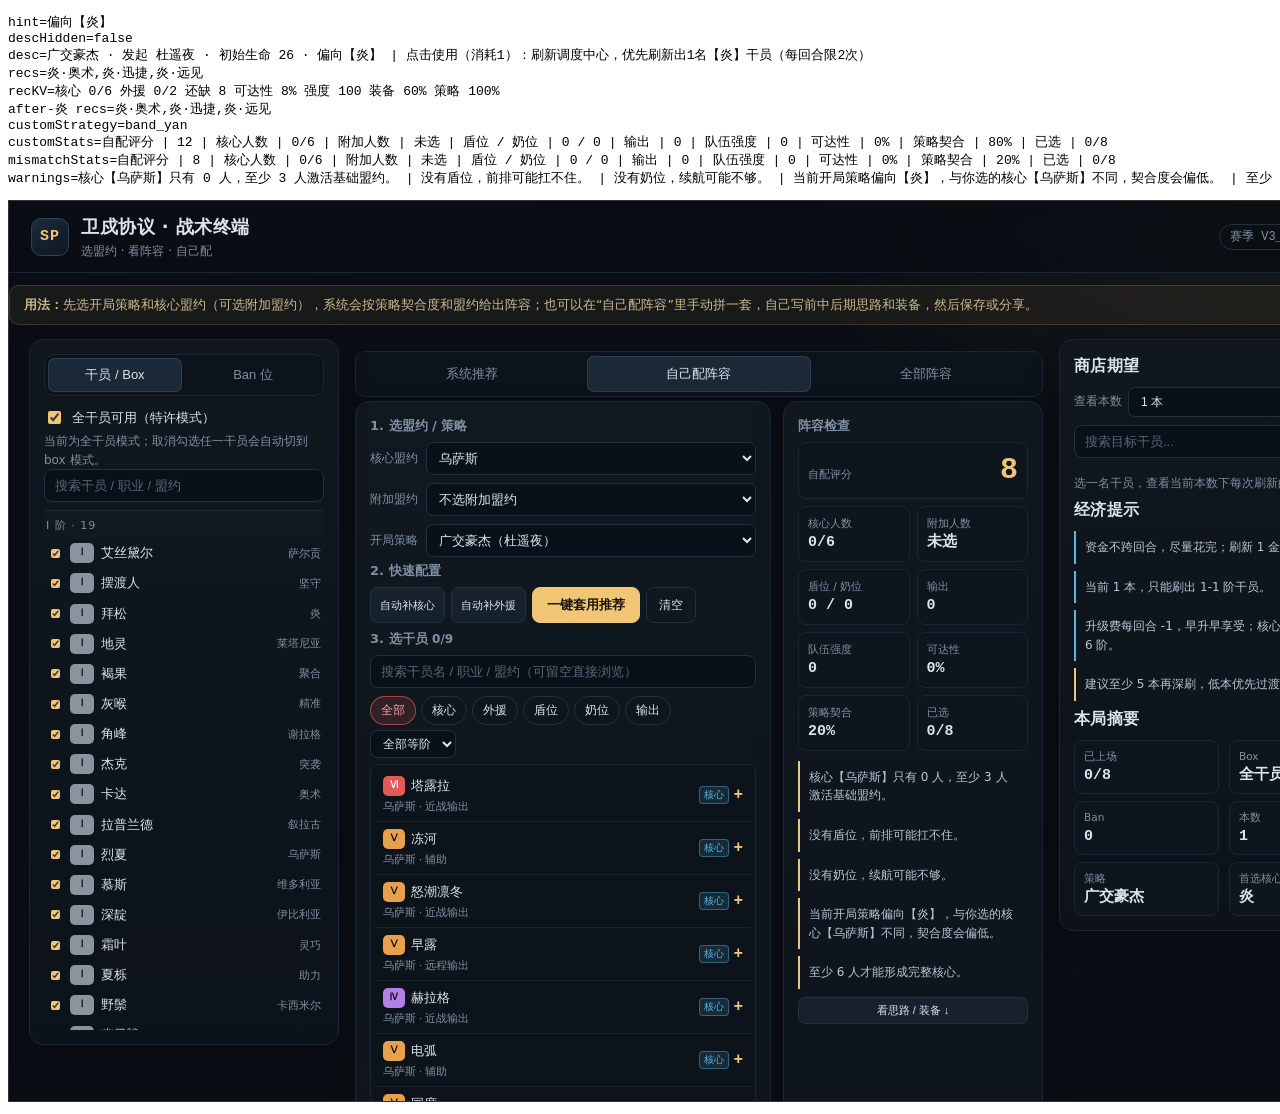
<file: tools/strategy_test.html>
<!DOCTYPE html>
<html lang="zh-CN">
<head><meta charset="UTF-8"><title>strategy UI test</title></head>
<body>
<pre id="out">running...</pre>
<iframe id="app" src="../index.html" style="width:1400px;height:900px;border:1px solid #333"></iframe>
<script>
  var f = document.getElementById("app");

  function run() {
    var d = f.contentDocument;
    var w = f.contentWindow;
    var out = [];
    function q(s) { return d.querySelector(s); }
    function qa(s) { return Array.prototype.slice.call(d.querySelectorAll(s)); }

    // 选炎系策略
    var sf = q("#strategyFilter");
    sf.value = "band_yan";
    sf.dispatchEvent(new w.Event("change", { bubbles: true }));
    out.push("hint=" + q("#strategyHint").innerText);
    out.push("descHidden=" + q("#strategyDesc").hidden);
    out.push("desc=" + q("#strategyDesc").innerText.replace(/\n/g, " | ").slice(0, 160));
    out.push("recs=" + qa("#recommendations .rec-card h3").map(function (h) { return h.innerText; }).join(","));
    out.push("recKV=" + q("#recommendations .rec-card .kv").innerText.replace(/\n/g, " "));

    // 再选核心炎
    qa("#coreFilter [data-core]").filter(function (b) { return b.dataset.core === "炎"; })[0].click();
    out.push("after-炎 recs=" + qa("#recommendations .rec-card h3").map(function (h) { return h.innerText; }).join(","));

    // 切到自己配，策略应自动带过去
    qa(".center-tab").filter(function (b) { return b.dataset.center === "custom"; })[0].click();
    out.push("customStrategy=" + q("#customStrategy").value);
    out.push("customStats=" + q("#customStats").innerText.replace(/\n/g, " | "));

    // 改成乌萨斯核心，应提示策略不匹配
    var cc = q("#customCore");
    cc.value = "乌萨斯";
    cc.dispatchEvent(new w.Event("change", { bubbles: true }));
    out.push("mismatchStats=" + q("#customStats").innerText.replace(/\n/g, " | "));
    out.push("warnings=" + q("#customWarnings").innerText.replace(/\n/g, " | "));

    try { w.localStorage.removeItem("stronghold-advisor-v1"); } catch (e) { }
    document.getElementById("out").textContent = out.join("\n");
  }

  if (f.contentDocument && f.contentDocument.readyState === "complete") {
    setTimeout(run, 300);
  } else {
    f.onload = function () { setTimeout(run, 300); };
  }
</script>
</body>
</html>
</file>
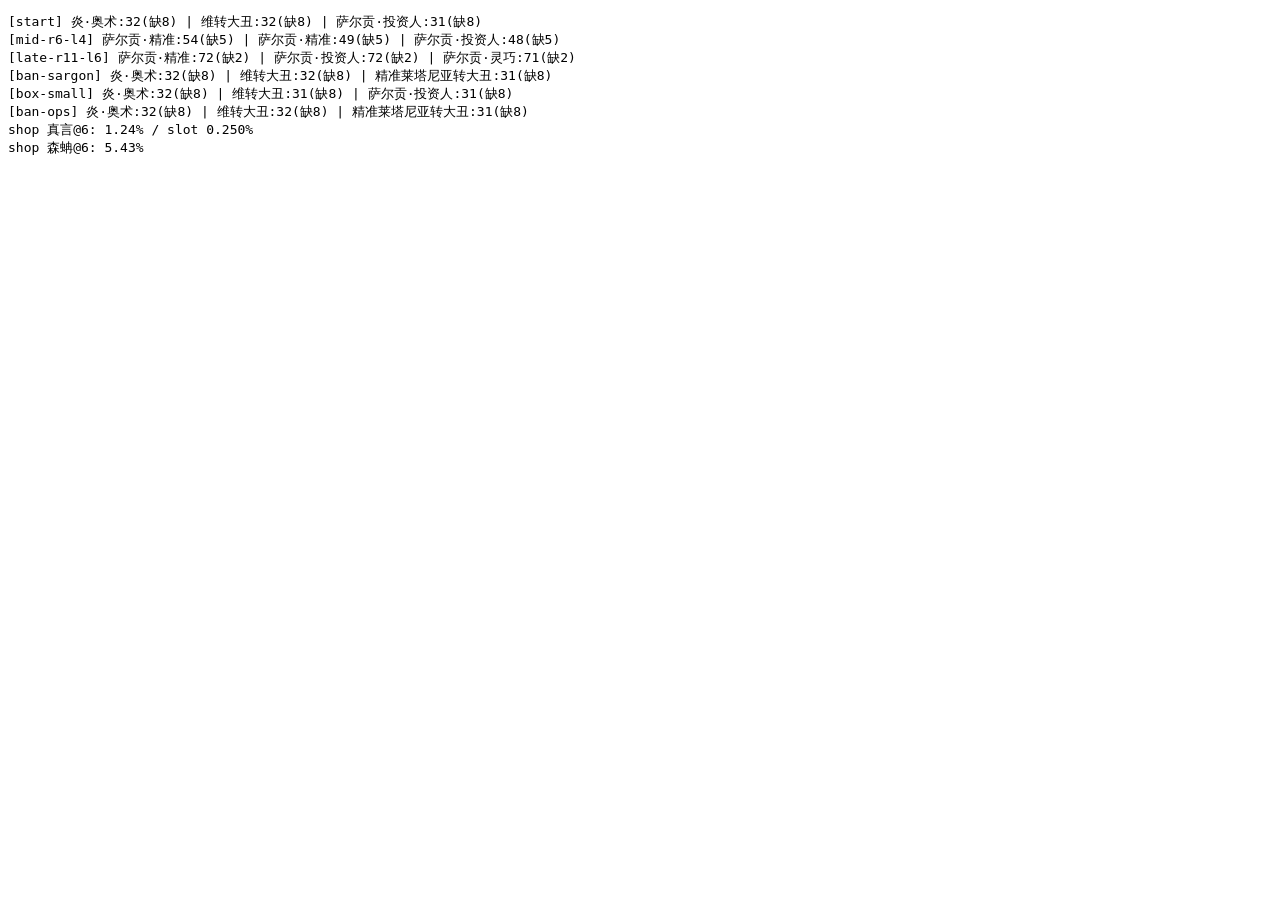
<file: tools/test_engine.html>
<!DOCTYPE html>
<html lang="zh-CN">
<head><meta charset="UTF-8"><title>engine test</title></head>
<body>
<pre id="out">running...</pre>
<script src="../js/data.js"></script>
<script src="../js/engine.js"></script>
<script>
  var S = window.SEASON, E = window.Engine;
  E.init(S);
  function st(over) {
    var base = {
      mode: "all", owned: new Set(), board: new Set(),
      banCore: new Set(), banExtra: new Set(), banOps: new Set(),
      equipment: new Set(), teammates: new Set(),
      round: 1, level: 1, gold: 4, deployLimit: 8, upgradeCost: 4
    };
    Object.keys(over || {}).forEach(function (k) { base[k] = over[k]; });
    return base;
  }
  var cases = [
    ["start", st({})],
    ["mid-r6-l4", st({ round: 6, level: 4, gold: 8, board: new Set(["森蚺", "缇缇", "鸿雪"]) })],
    ["late-r11-l6", st({ round: 11, level: 6, gold: 10, board: new Set(["森蚺", "缇缇", "鸿雪", "佩佩", "真言", "娜仁图亚"]) })],
    ["ban-sargon", st({ banCore: new Set(["萨尔贡"]) })],
    ["box-small", st({ mode: "box", owned: new Set(["森蚺", "缇缇"]) })],
    ["ban-ops", st({ banOps: new Set(["森蚺", "缇缇"]) })]
  ];
  var out = [];
  cases.forEach(function (c) {
    var r = E.recommend(c[1], 3);
    out.push("[" + c[0] + "] " + (r.length ? r.map(function (x) {
      return x.comp.name + ":" + Math.round(x.score) + "(缺" + x.missing.length + ")";
    }).join(" | ") : "NO RESULT"));
  });
  var ch = E.shopChance("真言", 6);
  out.push("shop 真言@6: " + (ch ? (ch.p * 100).toFixed(2) + "% / slot " + (ch.pSlot * 100).toFixed(3) + "%" : "null"));
  var ch2 = E.shopChance("森蚺", 6);
  out.push("shop 森蚺@6: " + (ch2 ? (ch2.p * 100).toFixed(2) + "%" : "null"));
  document.getElementById("out").textContent = out.join("\n");
</script>
</body>
</html>
</file>
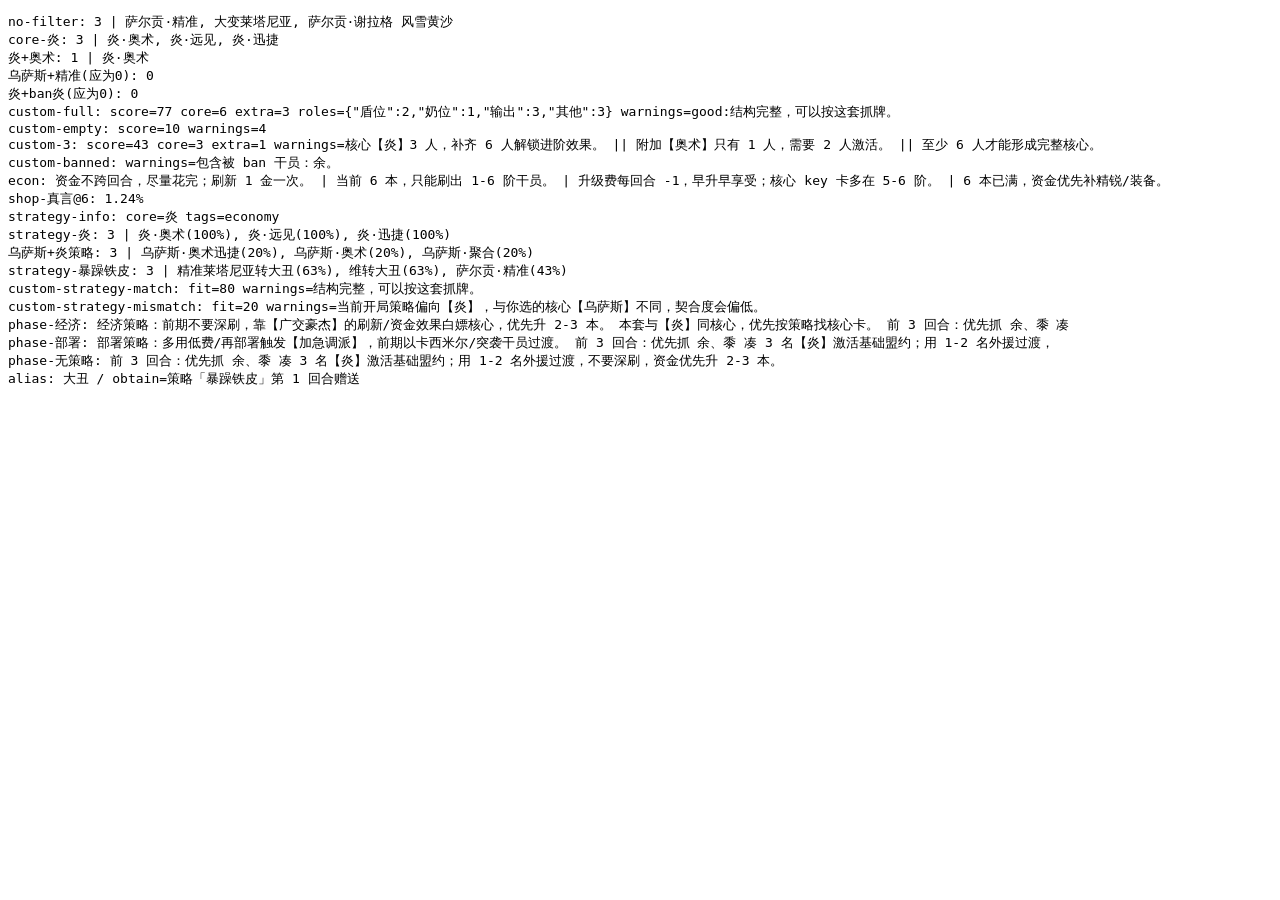
<file: tools/test_v2.html>
<!DOCTYPE html>
<html lang="zh-CN">
<head><meta charset="UTF-8"><title>engine v2 test</title></head>
<body>
<pre id="out">running...</pre>
<script src="../js/data.js"></script>
<script src="../js/engine.js"></script>
<script>
  var S = window.SEASON, E = window.Engine;
  E.init(S);
  function st(over) {
    var base = {
      mode: "all", owned: new Set(), board: new Set(),
      banCore: new Set(), banExtra: new Set(), banOps: new Set(),
      equipment: new Set(), teammates: new Set(),
      level: 6, deployLimit: 8, strategy: "",
      selectedCore: "", selectedExtra: "",
      customCore: "炎", customExtra: "", customOps: [], savedCustoms: []
    };
    Object.keys(over || {}).forEach(function (k) { base[k] = over[k]; });
    return base;
  }
  var out = [];

  var r1 = E.recommend(st({}), 3);
  out.push("no-filter: " + r1.length + " | " + r1.map(function (x) { return x.comp.name; }).join(", "));

  var r2 = E.recommend(st({ selectedCore: "炎" }), 3);
  out.push("core-炎: " + r2.length + " | " + r2.map(function (x) { return x.comp.name; }).join(", "));

  var r3 = E.recommend(st({ selectedCore: "炎", selectedExtra: "奥术" }), 3);
  out.push("炎+奥术: " + r3.length + " | " + r3.map(function (x) { return x.comp.name; }).join(", "));

  var r4 = E.recommend(st({ selectedCore: "乌萨斯", selectedExtra: "精准" }), 3);
  out.push("乌萨斯+精准(应为0): " + r4.length);

  var r5 = E.recommend(st({ selectedCore: "炎", banCore: new Set(["炎"]) }), 3);
  out.push("炎+ban炎(应为0): " + r5.length);

  var c4 = { core: "炎", extra: "奥术", ops: ["余", "黍", "夕", "烛煌", "望", "琳琅诗怀雅", "圣聆初雪", "溯光星源"] };
  var a4 = E.analyzeCustom(c4, st({}));
  out.push("custom-full: score=" + Math.round(a4.score) + " core=" + a4.coreCount + " extra=" + a4.extraCount +
    " roles=" + JSON.stringify(a4.roles) + " warnings=" + a4.warnings.map(function (w) { return w.type + ":" + w.text; }).join(" || "));

  var a5 = E.analyzeCustom({ core: "炎", extra: "", ops: [] }, st({}));
  out.push("custom-empty: score=" + Math.round(a5.score) + " warnings=" + a5.warnings.length);

  var a6 = E.analyzeCustom({ core: "炎", extra: "奥术", ops: ["余", "黍", "夕"] }, st({}));
  out.push("custom-3: score=" + Math.round(a6.score) + " core=" + a6.coreCount + " extra=" + a6.extraCount +
    " warnings=" + a6.warnings.map(function (w) { return w.text; }).join(" || "));

  var a7 = E.analyzeCustom(c4, st({ banOps: new Set(["余"]) }));
  out.push("custom-banned: warnings=" + a7.warnings.map(function (w) { return w.text; }).join(" || "));

  out.push("econ: " + E.econTips(st({})).map(function (t) { return t.text; }).join(" | "));

  var sc = E.shopChance("真言", 6);
  out.push("shop-真言@6: " + (sc.p * 100).toFixed(2) + "%");

  var info = E.strategyInfo("band_yan");
  out.push("strategy-info: core=" + info.core + " tags=" + info.tags.join(","));

  var r6 = E.recommend(st({ strategy: "band_yan" }), 3);
  out.push("strategy-炎: " + r6.length + " | " + r6.map(function (x) {
    return x.comp.name + "(" + Math.round(x.strategyFit * 100) + "%)";
  }).join(", "));

  var r7 = E.recommend(st({ selectedCore: "乌萨斯", strategy: "band_yan" }), 3);
  out.push("乌萨斯+炎策略: " + r7.length + " | " + r7.map(function (x) {
    return x.comp.name + "(" + Math.round(x.strategyFit * 100) + "%)";
  }).join(", "));

  var rMech = E.recommend(st({ strategy: "band_mech" }), 3);
  out.push("strategy-暴躁铁皮: " + rMech.length + " | " + rMech.map(function (x) {
    return x.comp.name + "(" + Math.round(x.strategyFit * 100) + "%)";
  }).join(", "));

  var a8 = E.analyzeCustom(c4, st({ strategy: "band_yan" }));
  out.push("custom-strategy-match: fit=" + Math.round(a8.strategyFit * 100) +
    " warnings=" + a8.warnings.map(function (w) { return w.text; }).join(" || "));

  var a9 = E.analyzeCustom({ core: "乌萨斯", extra: "奥术", ops: ["折桠", "乌啾", "冻河", "塔露拉", "赫拉格", "怒潮凛冬", "圣聆初雪", "溯光星源"] }, st({ strategy: "band_yan" }));
  out.push("custom-strategy-mismatch: fit=" + Math.round(a9.strategyFit * 100) +
    " warnings=" + a9.warnings.map(function (w) { return w.text; }).join(" || "));

  var yanComp = S.comps.filter(function (c) { return c.name === "炎·奥术"; })[0];
  var pEcon = E.phasePlan(yanComp, E.strategyInfo("band_yan").strategy);
  var pDeploy = E.phasePlan(yanComp, E.strategyInfo("band_emperor").strategy);
  var pNone = E.phasePlan(yanComp, null);
  out.push("phase-经济: " + pEcon.early.slice(0, 80));
  out.push("phase-部署: " + pDeploy.early.slice(0, 80));
  out.push("phase-无策略: " + pNone.early.slice(0, 80));

  var dp = S.operators.filter(function (o) { return o.name === "暴躁铁皮"; })[0];
  out.push("alias: " + (dp ? dp.alias : "missing") + " / obtain=" + (dp ? dp.obtain : ""));

  document.getElementById("out").textContent = out.join("\n");
</script>
</body>
</html>
</file>
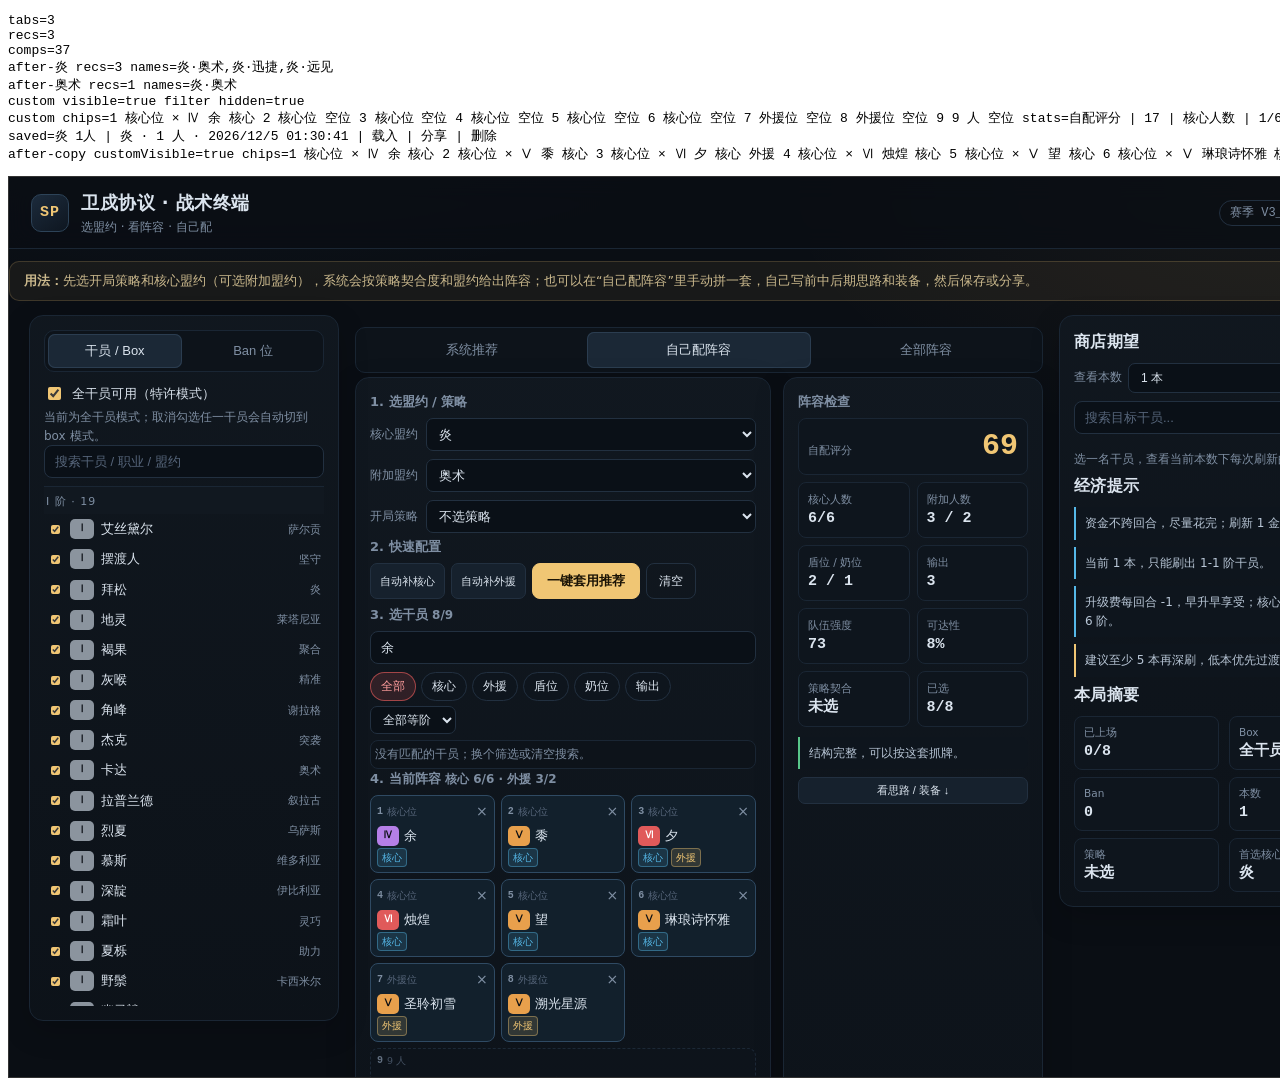
<file: tools/ui_test.html>
<!DOCTYPE html>
<html lang="zh-CN">
<head><meta charset="UTF-8"><title>UI test v2</title></head>
<body>
<pre id="out">running...</pre>
<iframe id="app" src="../index.html" style="width:1400px;height:900px;border:1px solid #333"></iframe>
<script>
  var f = document.getElementById("app");

  function run() {
    var d = f.contentDocument;
    var w = f.contentWindow;
    var out = [];
    function q(s) { return d.querySelector(s); }
    function qa(s) { return Array.prototype.slice.call(d.querySelectorAll(s)); }

    out.push("tabs=" + qa(".center-tab").length);
    out.push("recs=" + qa("#recommendations .rec-card").length);
    out.push("comps=" + qa("#compList .comp-item").length);

    // 1) 选核心盟约：炎
    var yan = qa("#coreFilter [data-core]").filter(function (b) { return b.dataset.core === "炎"; })[0];
    yan.click();
    out.push("after-炎 recs=" + qa("#recommendations .rec-card").length +
      " names=" + qa("#recommendations .rec-card h3").map(function (h) { return h.innerText; }).join(","));

    // 2) 再选附加盟约：奥术
    var ex = q("#extraFilter");
    ex.value = "奥术";
    ex.dispatchEvent(new w.Event("change", { bubbles: true }));
    out.push("after-奥术 recs=" + qa("#recommendations .rec-card").length +
      " names=" + qa("#recommendations .rec-card h3").map(function (h) { return h.innerText; }).join(","));

    // 3) 切到自己配阵容
    qa(".center-tab").filter(function (b) { return b.dataset.center === "custom"; })[0].click();
    out.push("custom visible=" + !q("#center-custom").hidden + " filter hidden=" + q("#filterBar").hidden);

    // 4) 搜索并添加干员
    var cs = q("#customSearch");
    cs.value = "余";
    cs.dispatchEvent(new w.Event("input", { bubbles: true }));
    var add = q("#customResults [data-add-custom]");
    if (add) add.click();
    out.push("custom chips=" + q("#customChips").innerText.replace(/\n/g, " ") +
      " stats=" + q("#customStats").innerText.replace(/\n/g, " | "));

    // 5) 保存
    q("#customSave").click();
    out.push("saved=" + q("#savedCustoms").innerText.replace(/\n/g, " | "));

    // 6) 从系统推荐复制到自定义
    qa(".center-tab").filter(function (b) { return b.dataset.center === "rec"; })[0].click();
    var copy = q("#recommendations [data-copy]");
    if (copy) copy.click();
    out.push("after-copy customVisible=" + !q("#center-custom").hidden +
      " chips=" + q("#customChips").innerText.replace(/\n/g, " "));

    // 清理测试状态，避免影响正常打开
    try { w.localStorage.removeItem("stronghold-advisor-v1"); } catch (e) { }

    document.getElementById("out").textContent = out.join("\n");
  }

  if (f.contentDocument && f.contentDocument.readyState === "complete") {
    setTimeout(run, 300);
  } else {
    f.onload = function () { setTimeout(run, 300); };
  }
</script>
</body>
</html>
</file>
<file: css/style.css>
:root {
  --bg: #0a0e14;
  --panel: #111820;
  --panel-2: #0d131a;
  --border: #223040;
  --border-soft: #1a2634;
  --text: #dbe4ee;
  --muted: #7f8fa3;
  --accent: #f0c674;
  --accent-2: #55b8e8;
  --danger: #e05a5a;
  --success: #58c68a;
  --radius: 14px;
  --mono: "Cascadia Code", "Consolas", monospace;
}

* { box-sizing: border-box; }

[hidden] { display: none !important; }

html { color-scheme: dark; }

body {
  margin: 0;
  min-height: 100vh;
  background:
    radial-gradient(1100px 500px at 15% -10%, rgba(85, 184, 232, .08), transparent 60%),
    radial-gradient(900px 500px at 90% 0%, rgba(240, 198, 116, .06), transparent 55%),
    var(--bg);
  color: var(--text);
  font: 14px/1.55 system-ui, -apple-system, "Segoe UI", "Microsoft YaHei", sans-serif;
}

h1, h2, h3, p { margin: 0; }
h1 { font-size: 18px; letter-spacing: .5px; }
h2 { font-size: 16px; letter-spacing: .4px; }
h3 { font-size: 13px; color: var(--muted); font-weight: 600; margin: 14px 0 6px; }

.js-error {
  margin: 10px 20px 0;
  padding: 10px 12px;
  border: 1px solid #6a3434;
  background: rgba(224, 90, 90, .12);
  color: #ff9d9d;
  border-radius: 8px;
  font-size: 12px;
}

.muted { color: var(--muted); }
.small { font-size: 12px; }

.topbar {
  position: sticky;
  top: 0;
  z-index: 20;
  display: flex;
  align-items: center;
  justify-content: space-between;
  gap: 16px;
  padding: 12px 22px;
  background: rgba(10, 14, 20, .82);
  border-bottom: 1px solid var(--border-soft);
  backdrop-filter: blur(12px);
}

.brand { display: flex; align-items: center; gap: 12px; }

.logo {
  width: 38px;
  height: 38px;
  display: grid;
  place-items: center;
  border-radius: 10px;
  background: linear-gradient(145deg, #1c2b3c, #0e1620);
  border: 1px solid #2d4358;
  color: var(--accent);
  font: 700 15px/1 var(--mono);
  letter-spacing: 1px;
}

.sub { color: var(--muted); font-size: 12px; margin-top: 1px; }

.top-actions { display: flex; align-items: center; gap: 12px; }

.season {
  color: var(--muted);
  font: 12px/1 var(--mono);
  border: 1px solid var(--border);
  border-radius: 999px;
  padding: 6px 10px;
}

.ghost {
  background: transparent;
  color: var(--text);
  border: 1px solid var(--border);
  border-radius: 8px;
  padding: 7px 12px;
  cursor: pointer;
  font-size: 12px;
}
.ghost:hover { border-color: var(--accent); color: var(--accent); }

.hint {
  max-width: 1600px;
  margin: 12px auto 0;
  padding: 9px 14px;
  border: 1px solid rgba(240, 198, 116, .18);
  background: rgba(240, 198, 116, .06);
  border-radius: 10px;
  color: #cbb98d;
  font-size: 12.5px;
}

.layout {
  max-width: 1600px;
  margin: 0 auto;
  padding: 14px 20px 36px;
  display: grid;
  grid-template-columns: 310px minmax(0, 1fr) 330px;
  gap: 16px;
  align-items: start;
}

.panel {
  background: linear-gradient(180deg, rgba(17, 24, 32, .96), rgba(13, 19, 26, .96));
  border: 1px solid var(--border-soft);
  border-radius: var(--radius);
  padding: 14px;
  box-shadow: 0 10px 30px rgba(0, 0, 0, .18);
}

.left-panel, .right-panel {
  position: sticky;
  top: 78px;
  max-height: calc(100vh - 96px);
  overflow: auto;
}

.center { min-width: 0; }

/* ---- tabs ---- */
.tabs {
  display: flex;
  gap: 4px;
  padding: 3px;
  background: var(--panel-2);
  border: 1px solid var(--border-soft);
  border-radius: 10px;
  margin-bottom: 12px;
}

.tab {
  flex: 1;
  background: transparent;
  color: var(--muted);
  border: 0;
  border-radius: 7px;
  padding: 8px 10px;
  cursor: pointer;
  font-size: 13px;
}
.tab.active { background: #1b2836; color: var(--text); box-shadow: inset 0 0 0 1px #2b3d50; }

.tab-panel { min-height: 120px; }

.check-row {
  display: flex;
  align-items: center;
  gap: 8px;
  font-size: 13px;
  cursor: pointer;
  margin-bottom: 4px;
}

input[type="checkbox"] { accent-color: var(--accent); }

.search {
  width: 100%;
  background: #0a1017;
  color: var(--text);
  border: 1px solid var(--border);
  border-radius: 8px;
  padding: 8px 10px;
  outline: none;
  font-size: 13px;
}
.search:focus { border-color: var(--accent-2); box-shadow: 0 0 0 3px rgba(85, 184, 232, .1); }
.search::placeholder { color: #56657a; }

/* ---- operator list ---- */
.op-list {
  margin-top: 8px;
  max-height: 520px;
  overflow: auto;
  border-top: 1px solid var(--border-soft);
}
.op-list.compact { max-height: 300px; }

.op-group-title {
  position: sticky;
  top: 0;
  z-index: 1;
  padding: 6px 2px 4px;
  background: var(--panel);
  color: var(--muted);
  font-size: 11px;
  letter-spacing: 1px;
}

.op-item {
  display: grid;
  grid-template-columns: 16px 24px minmax(0, 1fr) auto;
  align-items: center;
  gap: 7px;
  padding: 5px 3px;
  border-radius: 6px;
  cursor: pointer;
}
.op-item:hover { background: #16212d; }
.op-item.banned { opacity: .45; text-decoration: line-through; }

.op-name { font-size: 13px; white-space: nowrap; overflow: hidden; text-overflow: ellipsis; }
.op-meta { color: var(--muted); font-size: 11px; white-space: nowrap; }

.tier {
  display: inline-grid;
  place-items: center;
  min-width: 22px;
  height: 20px;
  padding: 0 4px;
  border-radius: 5px;
  font: 700 10px/1 var(--mono);
  color: #0a0e14;
}
.tier-1 { background: #8b949e; }
.tier-2 { background: #58c68a; }
.tier-3 { background: #55a8e8; }
.tier-4 { background: #b57fe8; }
.tier-5 { background: #e8a04c; }
.tier-6 { background: #e05a5a; color: #fff; }

/* ---- chips ---- */
.chip-grid { display: flex; flex-wrap: wrap; gap: 6px; }

.chip {
  border: 1px solid var(--border);
  background: #0e151d;
  color: var(--text);
  border-radius: 999px;
  padding: 5px 10px;
  font-size: 12px;
  cursor: pointer;
}
.chip:hover { border-color: #3a5268; }
.chip.active {
  background: rgba(224, 90, 90, .16);
  border-color: rgba(224, 90, 90, .65);
  color: #ff9d9d;
}
.chip.core { border-left: 3px solid var(--core-color, var(--border)); }

.chip-row { display: flex; flex-wrap: wrap; gap: 6px; margin: 10px 0 6px; }
.chip-row:empty::after { content: "还没有添加场上干员"; color: var(--muted); font-size: 12px; }

.op-chip {
  display: inline-flex;
  align-items: center;
  gap: 5px;
  border: 1px solid #2a3a4a;
  background: #17222e;
  border-radius: 7px;
  padding: 3px 7px;
  font-size: 12px;
  white-space: nowrap;
}
.op-chip .x { color: var(--muted); cursor: pointer; margin-left: 2px; }
.op-chip .x:hover { color: var(--danger); }
.op-chip.essential { border-color: #3d5a75; background: #16283a; }
.op-chip.missing { border-color: #6a3434; background: rgba(224, 90, 90, .1); }
.op-chip.blocked { border-color: #6a3434; }
.op-chip.reachable { border-color: #2f6b4b; }

/* ---- state bar ---- */
.state-bar {
  display: flex;
  flex-wrap: wrap;
  align-items: center;
  gap: 10px 16px;
  padding: 11px 14px;
}
.state-bar label {
  display: flex;
  align-items: center;
  gap: 6px;
  color: var(--muted);
  font-size: 12px;
}
.state-bar input, .state-bar select {
  background: #0a1017;
  color: var(--text);
  border: 1px solid var(--border);
  border-radius: 7px;
  padding: 6px 8px;
  font: 13px var(--mono);
  outline: none;
}
.state-bar input[type="number"] { width: 64px; }
.state-bar input:focus, .state-bar select:focus { border-color: var(--accent-2); }

/* ---- section head ---- */
.section-head {
  display: flex;
  align-items: baseline;
  justify-content: space-between;
  gap: 12px;
  margin: 18px 2px 10px;
}

/* ---- recommendations ---- */
.rec-grid {
  display: grid;
  grid-template-columns: repeat(auto-fit, minmax(255px, 1fr));
  gap: 12px;
}

.rec-card {
  position: relative;
  border: 1px solid var(--border-soft);
  border-top: 3px solid var(--core-color, var(--accent));
  border-radius: 12px;
  background: linear-gradient(180deg, rgba(18, 26, 35, .98), rgba(12, 18, 25, .98));
  padding: 13px;
  display: flex;
  flex-direction: column;
  gap: 9px;
  min-height: 300px;
}

.rec-card.top { box-shadow: 0 0 0 1px rgba(240, 198, 116, .18), 0 12px 30px rgba(0, 0, 0, .25); }

.rec-head { display: flex; justify-content: space-between; gap: 10px; align-items: flex-start; }
.rec-title { display: flex; align-items: baseline; gap: 7px; flex-wrap: wrap; }
.rec-title h3 { margin: 0; font-size: 16px; color: var(--text); }
.rank {
  font: 700 11px/1 var(--mono);
  color: var(--accent);
  border: 1px solid rgba(240, 198, 116, .35);
  border-radius: 5px;
  padding: 3px 5px;
}
.rec-sub { color: var(--muted); font-size: 11.5px; margin-top: 2px; }

.score-box { text-align: right; }
.score-box strong { display: block; font: 700 26px/1 var(--mono); color: var(--accent); }
.score-box span { color: var(--muted); font-size: 10px; }

.bar { height: 6px; border-radius: 999px; background: #1b2734; overflow: hidden; }
.bar > i { display: block; height: 100%; border-radius: inherit; background: linear-gradient(90deg, var(--core-color, var(--accent-2)), var(--accent)); }

.kv { display: flex; flex-wrap: wrap; gap: 6px 12px; color: var(--muted); font-size: 11.5px; }
.kv b { color: var(--text); font-weight: 600; }

.rec-ops { display: flex; flex-wrap: wrap; gap: 5px; }
.rec-section-label { color: var(--muted); font-size: 11px; margin-top: 1px; }

.rec-actions { margin: 2px 0 0; padding-left: 16px; color: #b8c6d6; font-size: 12px; }
.rec-actions li { margin: 3px 0; }
.rec-actions li::marker { color: var(--accent); }

.rec-phase { border-top: 1px dashed var(--border-soft); padding-top: 6px; }
.rec-phase summary { cursor: pointer; color: var(--muted); font-size: 11.5px; }
.rec-phase summary:hover { color: var(--accent); }
.rec-phase .phase-list { margin-top: 6px; }

.rec-source { color: var(--muted); font-size: 10.5px; margin-top: 2px; }

.badge-curated {
  display: inline-block;
  margin-left: 6px;
  padding: 1px 6px;
  border-radius: 999px;
  background: rgba(240, 198, 116, .16);
  border: 1px solid rgba(240, 198, 116, .45);
  color: var(--accent);
  font-size: 10px;
  vertical-align: middle;
}

.rec-loadout { border-top: 1px dashed var(--border-soft); padding-top: 6px; }
.rec-loadout summary { cursor: pointer; color: var(--muted); font-size: 11.5px; }
.rec-loadout summary:hover { color: var(--accent); }

.loadout-wrap { overflow-x: auto; }
.loadout-table {
  width: 100%;
  border-collapse: collapse;
  font-size: 12px;
  margin-top: 4px;
}
.loadout-table th, .loadout-table td {
  padding: 5px 6px;
  border-bottom: 1px solid var(--border-soft);
  vertical-align: top;
  text-align: left;
}
.loadout-table th { color: var(--muted); font-weight: 600; font-size: 11px; }
.loadout-table td:first-child { white-space: nowrap; }
.loadout-note { color: var(--muted); font-size: 11px; max-width: 200px; }

.equip-chip {
  display: inline-flex;
  align-items: center;
  gap: 4px;
  flex-wrap: wrap;
  background: #16212d;
  border: 1px solid var(--border);
  border-radius: 6px;
  padding: 2px 6px;
  margin: 2px 4px 2px 0;
  font-size: 11.5px;
}
.job-chip {
  background: rgba(240, 198, 116, .14);
  border: 1px solid rgba(240, 198, 116, .4);
  color: var(--accent);
  border-radius: 4px;
  padding: 0 4px;
  font-size: 10px;
}
.gen-chip {
  background: #1a2430;
  border: 1px solid #2a3a4a;
  color: var(--muted);
  border-radius: 4px;
  padding: 0 4px;
  font-size: 10px;
}
.source-link { color: var(--accent-2); }
.source-link:hover { color: var(--accent); }

.empty {
  padding: 28px 16px;
  text-align: center;
  color: var(--muted);
  border: 1px dashed var(--border);
  border-radius: 12px;
  grid-column: 1 / -1;
}

/* ---- board ---- */
.board-panel { padding: 12px; }

/* ---- comp list ---- */
.comp-list { display: flex; flex-direction: column; gap: 8px; }

.comp-item {
  border: 1px solid var(--border-soft);
  border-radius: 10px;
  background: var(--panel-2);
  overflow: hidden;
}
.comp-item > summary {
  list-style: none;
  cursor: pointer;
  display: grid;
  grid-template-columns: minmax(120px, 1.2fr) minmax(120px, 1.4fr) 90px 70px;
  gap: 10px;
  align-items: center;
  padding: 10px 12px;
  border-left: 3px solid var(--core-color, var(--border));
}
.comp-item > summary::-webkit-details-marker { display: none; }
.comp-item > summary:hover { background: #141e28; }
.comp-name { font-weight: 600; }
.comp-meta { color: var(--muted); font-size: 12px; }
.comp-str { font: 12px var(--mono); color: var(--muted); }
.comp-str b { color: var(--accent); }
.comp-tempo { font-size: 12px; color: var(--muted); text-align: right; }

.comp-body { padding: 4px 12px 14px; border-top: 1px solid var(--border-soft); }
.comp-block { margin-top: 10px; }
.comp-block h4 { margin: 0 0 5px; font-size: 12px; color: var(--muted); font-weight: 600; }
.comp-note { color: #a9b7c7; font-size: 12px; }

/* ---- right panel ---- */
.right-panel h2 { margin: 6px 0 8px; }
.right-panel h2:first-child { margin-top: 0; }

.search-results { display: flex; flex-direction: column; gap: 3px; margin-top: 6px; max-height: 220px; overflow: auto; }
.result-item {
  display: flex;
  align-items: center;
  gap: 7px;
  width: 100%;
  text-align: left;
  background: #0e151d;
  color: var(--text);
  border: 1px solid var(--border-soft);
  border-radius: 7px;
  padding: 6px 8px;
  cursor: pointer;
  font-size: 12.5px;
}
.result-item:hover { border-color: var(--accent-2); background: #12202c; }
.result-item .meta { margin-left: auto; color: var(--muted); font-size: 11px; }

.target-detail { margin-top: 10px; }

.prob-table { width: 100%; border-collapse: collapse; font-size: 12px; }
.prob-table th, .prob-table td { padding: 5px 6px; border-bottom: 1px solid var(--border-soft); text-align: right; }
.prob-table th:first-child, .prob-table td:first-child { text-align: left; }
.prob-table tr.current { background: rgba(85, 184, 232, .08); }
.prob-table td.p { font-family: var(--mono); color: var(--accent); }
.prob-table td.zero { color: #56657a; }

.tips { display: flex; flex-direction: column; gap: 7px; }
.tip {
  border-left: 2px solid var(--accent-2);
  background: #0e151d;
  border-radius: 0 7px 7px 0;
  padding: 7px 9px;
  color: #b8c6d6;
  font-size: 12px;
}
.tip.warn { border-left-color: var(--accent); }
.tip.good { border-left-color: var(--success); }

.summary { display: grid; grid-template-columns: 1fr 1fr; gap: 7px 10px; }
.summary div { background: #0e151d; border: 1px solid var(--border-soft); border-radius: 8px; padding: 7px 9px; }
.summary span { display: block; color: var(--muted); font-size: 10.5px; }
.summary b { font: 600 15px/1.3 var(--mono); color: var(--text); }

/* ---- 盟约筛选 ---- */
.filter-bar {
  margin-top: 12px;
  padding: 10px 12px;
  display: flex;
  flex-direction: column;
  gap: 8px;
}
.filter-row { display: flex; align-items: center; gap: 8px; flex-wrap: wrap; }
.filter-label { color: var(--muted); font-size: 11px; min-width: 56px; }
.filter-select {
  background: #0a1017;
  color: var(--text);
  border: 1px solid var(--border);
  border-radius: 7px;
  padding: 5px 8px;
  font-size: 12px;
  outline: none;
}
.filter-select:focus { border-color: var(--accent-2); }
.small-btn { padding: 5px 9px; font-size: 11px; }

/* ---- 中央页签 ---- */
.center-tabs {
  display: flex;
  gap: 4px;
  margin-top: 12px;
  padding: 4px;
  background: var(--panel-2);
  border: 1px solid var(--border-soft);
  border-radius: 10px;
}
.center-tab {
  flex: 1;
  background: transparent;
  color: var(--muted);
  border: 0;
  border-radius: 7px;
  padding: 9px 10px;
  cursor: pointer;
  font-size: 13px;
}
.center-tab.active {
  background: #1b2836;
  color: var(--text);
  box-shadow: inset 0 0 0 1px #2b3d50;
}
.center-panel { margin-top: 4px; }

/* ---- 小按钮 ---- */
.mini-btn {
  background: #16212d;
  color: var(--text);
  border: 1px solid var(--border);
  border-radius: 7px;
  padding: 5px 9px;
  font-size: 11px;
  cursor: pointer;
}
.mini-btn:hover { border-color: var(--accent-2); color: var(--accent-2); }
.mini-btn.danger:hover { border-color: var(--danger); color: #ff9d9d; }
.rec-footer { margin-top: auto; padding-top: 4px; }

/* ---- 自己配阵容 ---- */
.custom-grid {
  display: grid;
  grid-template-columns: minmax(0, 1.25fr) minmax(260px, .75fr);
  gap: 12px;
}
.custom-form, .custom-stats { min-width: 0; }
.custom-form h3, .custom-stats h3 { margin-top: 0; }
#customPlanJump { width: 100%; margin-top: 8px; }
.custom-selects { display: flex; flex-direction: column; gap: 8px; margin-bottom: 4px; }
.custom-selects label {
  display: flex;
  align-items: center;
  gap: 8px;
  color: var(--muted);
  font-size: 12px;
}
.custom-selects select {
  flex: 1;
  background: #0a1017;
  color: var(--text);
  border: 1px solid var(--border);
  border-radius: 7px;
  padding: 7px 8px;
  font-size: 13px;
  outline: none;
}
.custom-selects select:focus { border-color: var(--accent-2); }
.custom-actions { display: flex; gap: 8px; margin-top: 10px; }
.primary {
  background: var(--accent);
  color: #1a1305;
  border: 1px solid #f0c674;
  border-radius: 8px;
  padding: 8px 14px;
  font-size: 13px;
  font-weight: 700;
  cursor: pointer;
}
.primary:hover { filter: brightness(1.08); }

.quick-actions { display: flex; flex-wrap: wrap; gap: 6px; margin-bottom: 6px; }
.candidate-filters { display: flex; flex-wrap: wrap; gap: 5px; margin: 8px 0 6px; align-items: center; }
.candidate-list {
  max-height: 340px;
  overflow: auto;
  border: 1px solid var(--border-soft);
  border-radius: 8px;
  background: #0d131a;
  padding: 4px;
}
.candidate-item {
  width: 100%;
  display: grid;
  grid-template-columns: minmax(0, 1fr) auto;
  gap: 3px 10px;
  align-items: center;
  text-align: left;
  background: transparent;
  color: var(--text);
  border: 0;
  border-bottom: 1px solid var(--border-soft);
  padding: 7px 8px;
  cursor: pointer;
}
.candidate-item:last-child { border-bottom: 0; }
.candidate-item:hover { background: #16212d; }
.cand-main { display: flex; align-items: center; gap: 6px; font-size: 13px; }
.cand-meta { color: var(--muted); font-size: 11px; grid-column: 1; }
.cand-tags { grid-row: 1 / span 2; grid-column: 2; display: flex; align-items: center; gap: 4px; }
.cand-add { color: var(--accent); font: 700 16px/1 var(--mono); }
.tag-core, .tag-extra { border-radius: 4px; padding: 1px 4px; font-size: 10px; }
.tag-core {
  background: rgba(85, 184, 232, .14);
  border: 1px solid rgba(85, 184, 232, .4);
  color: var(--accent-2);
}
.tag-extra {
  background: rgba(240, 198, 116, .14);
  border: 1px solid rgba(240, 198, 116, .4);
  color: var(--accent);
}

.slot-grid { display: grid; grid-template-columns: repeat(3, 1fr); gap: 6px; }
.slot {
  min-height: 58px;
  border: 1px solid var(--border);
  border-radius: 8px;
  padding: 5px 6px;
  background: #0e151d;
}
.slot.empty { border-style: dashed; opacity: .75; cursor: pointer; }
.slot.filled { border-color: #2f4a63; background: #12202c; }
.slot-head { display: flex; align-items: center; gap: 4px; }
.slot-no { font: 700 10px/1 var(--mono); color: var(--muted); }
.slot-role { font-size: 9.5px; color: #56657a; }
.slot-x { margin-left: auto; color: var(--muted); cursor: pointer; }
.slot-x:hover { color: var(--danger); }
.slot-op { display: flex; align-items: center; gap: 5px; margin-top: 3px; font-size: 12.5px; }
.slot-tags { display: flex; gap: 3px; margin-top: 2px; }
.slot-empty { color: #56657a; font-size: 11px; margin-top: 6px; }

.custom-plan { margin-top: 0; }
.custom-plan h3 { margin-top: 0; }
.plan-head { display: flex; align-items: center; justify-content: space-between; gap: 8px; margin-bottom: 6px; }
.plan-head h3 { margin: 0; }
.phase-edit { display: grid; gap: 8px; margin-bottom: 14px; }
.phase-edit label { display: grid; gap: 4px; color: var(--muted); font-size: 11px; }
.phase-edit textarea {
  width: 100%;
  min-height: 46px;
  resize: vertical;
  background: #0a1017;
  color: var(--text);
  border: 1px solid var(--border);
  border-radius: 7px;
  padding: 7px 8px;
  font-size: 12px;
  line-height: 1.6;
  font-family: inherit;
  outline: none;
}
.phase-edit textarea:focus { border-color: var(--accent-2); }
.loadout-editor { display: flex; flex-direction: column; gap: 6px; }
.loadout-row { display: grid; grid-template-columns: 150px minmax(0, 1fr); gap: 8px; align-items: center; }
.loadout-row .op-chip { justify-self: start; }
.loadout-row input {
  width: 100%;
  background: #0a1017;
  color: var(--text);
  border: 1px solid var(--border);
  border-radius: 7px;
  padding: 7px 8px;
  font-size: 12px;
  outline: none;
}
.loadout-row input:focus { border-color: var(--accent-2); }

.stat-grid { display: grid; grid-template-columns: 1fr 1fr; gap: 7px; margin-bottom: 10px; }
.stat-grid > div {
  background: #0e151d;
  border: 1px solid var(--border-soft);
  border-radius: 8px;
  padding: 8px 9px;
}
.stat-grid span { display: block; color: var(--muted); font-size: 10.5px; }
.stat-grid b { font: 600 15px/1.3 var(--mono); color: var(--text); }
.stat-grid .stat-big { grid-column: 1 / -1; display: flex; align-items: baseline; justify-content: space-between; }
.stat-grid .stat-big b { font-size: 30px; color: var(--accent); }
.saved-list { display: flex; flex-direction: column; gap: 7px; }
.saved-item {
  display: flex;
  justify-content: space-between;
  gap: 10px;
  align-items: center;
  background: var(--panel-2);
  border: 1px solid var(--border-soft);
  border-radius: 9px;
  padding: 9px 11px;
}
.saved-item b { display: block; font-size: 13px; }
.saved-item .muted { display: block; margin-top: 2px; }
.saved-actions { display: flex; gap: 5px; flex-shrink: 0; }

.strategy-select { min-width: 240px; max-width: 100%; }
.strategy-desc {
  border-left: 2px solid var(--accent);
  background: rgba(240, 198, 116, .06);
  border-radius: 0 7px 7px 0;
  padding: 7px 9px;
  font-size: 12px;
  color: #b8c6d6;
}
.strategy-desc b { color: var(--accent); }
.strategy-core { color: var(--accent); }
.strategy-text { margin-top: 4px; color: var(--muted); line-height: 1.5; }

.shop-level {
  display: flex;
  align-items: center;
  gap: 6px;
  color: var(--muted);
  font-size: 12px;
  margin-bottom: 8px;
}
.shop-level select {
  flex: 1;
  background: #0a1017;
  color: var(--text);
  border: 1px solid var(--border);
  border-radius: 7px;
  padding: 6px 8px;
  font-size: 12px;
  outline: none;
}
.shop-level select:focus { border-color: var(--accent-2); }

.phase-list { display: flex; flex-direction: column; gap: 6px; }
.phase-list > div {
  display: grid;
  grid-template-columns: 36px 1fr;
  gap: 8px;
  background: #0e151d;
  border: 1px solid var(--border-soft);
  border-radius: 7px;
  padding: 7px 9px;
}
.phase-list b { color: var(--accent); font-size: 11px; }
.phase-list span { color: #b8c6d6; font-size: 12px; line-height: 1.5; }

.footer {
  max-width: 1600px;
  margin: 0 auto;
  padding: 0 22px 24px;
  display: flex;
  justify-content: space-between;
  gap: 12px;
  flex-wrap: wrap;
  color: #56657a;
  font-size: 11px;
}

/* ---- scrollbars ---- */
::-webkit-scrollbar { width: 8px; height: 8px; }
::-webkit-scrollbar-track { background: transparent; }
::-webkit-scrollbar-thumb { background: #243444; border-radius: 999px; }
::-webkit-scrollbar-thumb:hover { background: #31465b; }

/* ---- responsive ---- */
@media (max-width: 1240px) {
  .layout { grid-template-columns: 280px minmax(0, 1fr); }
  .right-panel { grid-column: 1 / -1; position: static; max-height: none; display: grid; grid-template-columns: 1fr 1fr; gap: 0 18px; align-items: start; }
  .right-panel h2 { grid-column: auto; }
}

@media (max-width: 880px) {
  .layout { grid-template-columns: 1fr; padding: 12px; }
  .left-panel, .right-panel { position: static; max-height: none; }
  .right-panel { display: block; }
  .comp-item > summary { grid-template-columns: 1fr auto; }
  .comp-str, .comp-tempo { display: none; }
  .hint { margin: 10px 12px 0; }
  .layout > * { min-width: 0; }
  .custom-grid { grid-template-columns: minmax(0, 1fr); }
}

@media (max-width: 640px) {
  .topbar { flex-direction: column; align-items: stretch; gap: 8px; padding: 10px 12px; }
  .top-actions { justify-content: space-between; }
  .brand h1 { font-size: 16px; white-space: nowrap; }
  .sub { display: none; }
  .ghost, .season { white-space: nowrap; flex-shrink: 0; }
  .hint { margin: 8px 10px 0; font-size: 12px; }
  .layout { padding: 10px; gap: 12px; }
  .state-bar { gap: 8px 10px; }
  .state-bar label { flex: 1 1 44%; }
  .state-bar input[type="number"], .state-bar select { width: 100%; }
  .section-head { margin-top: 14px; }
  .rec-card { min-height: 0; }
  .filter-label { min-width: 100%; }
  .center-tab { padding: 8px 6px; font-size: 12px; }
  .strategy-select { min-width: 0; width: 100%; }
  .slot-grid { grid-template-columns: repeat(2, 1fr); }
  .candidate-list { max-height: 300px; }
  .loadout-row { grid-template-columns: 1fr; gap: 4px; }
}
</file>
